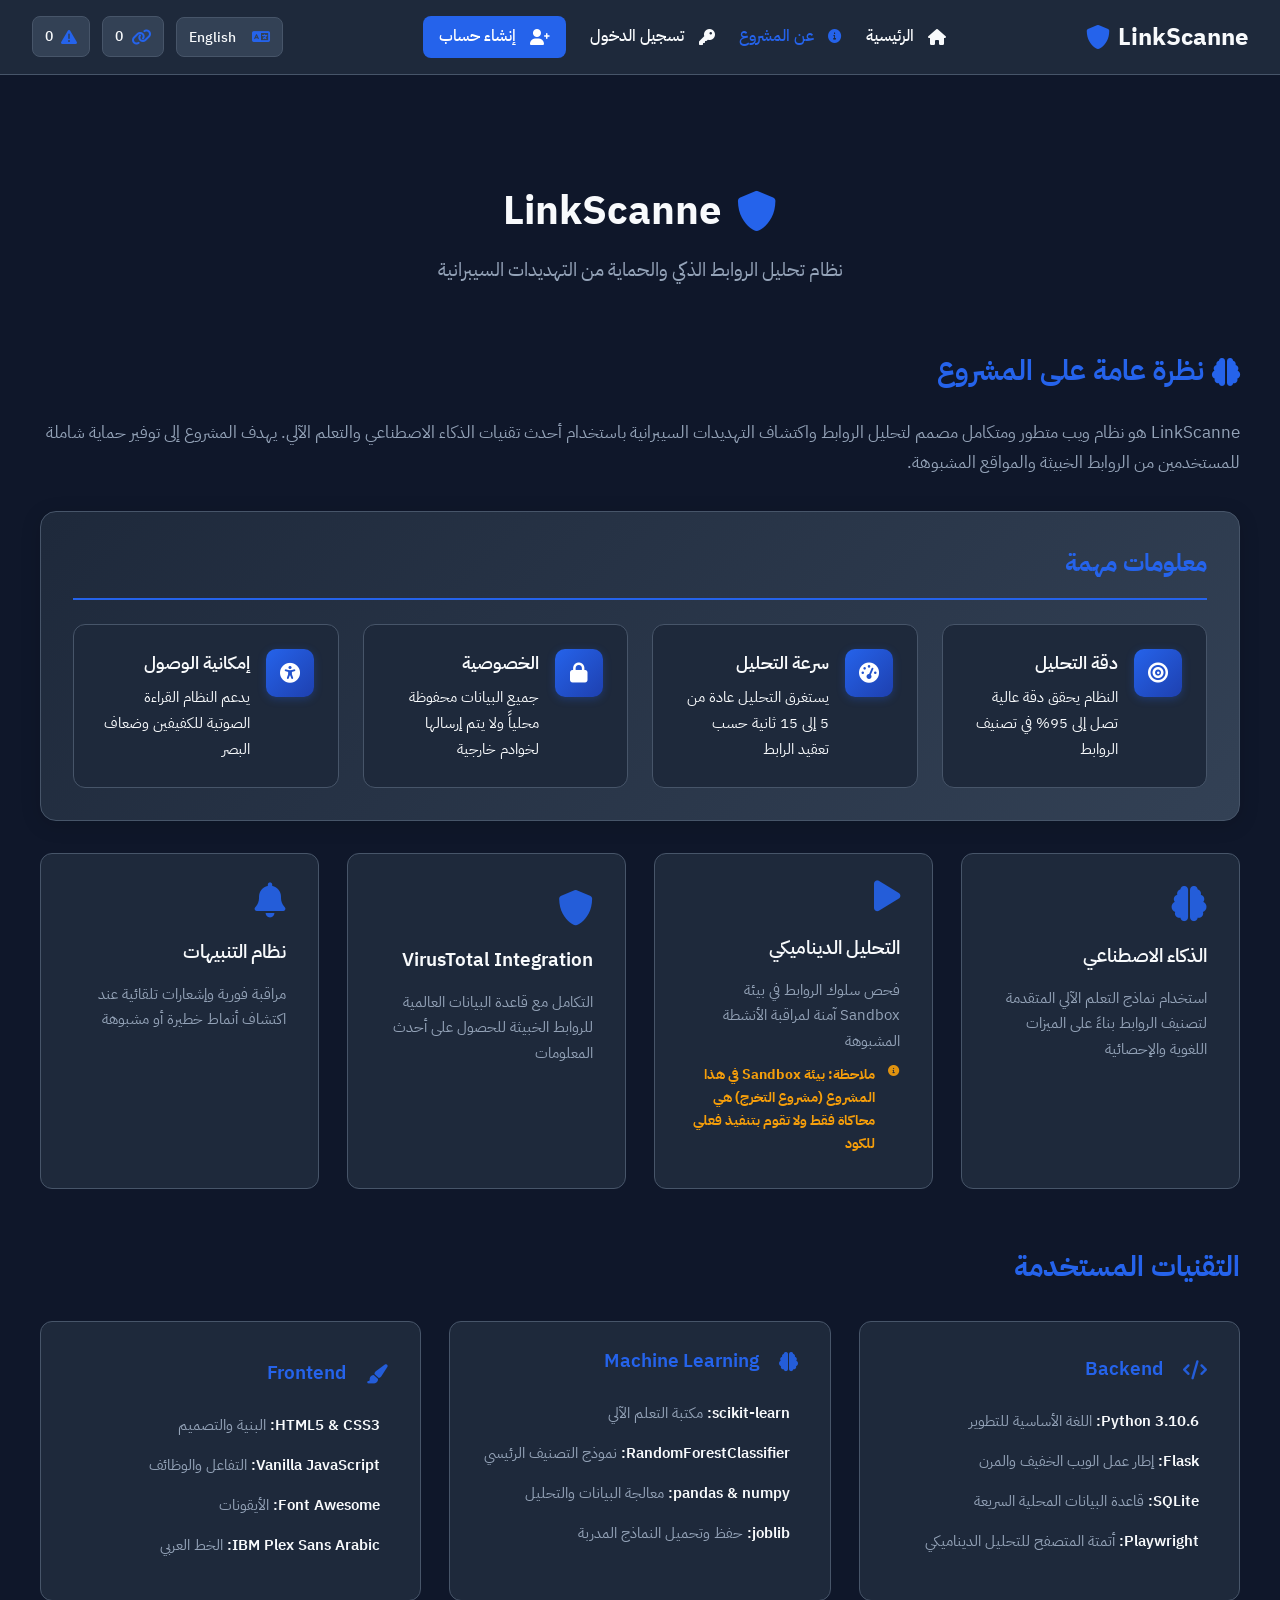
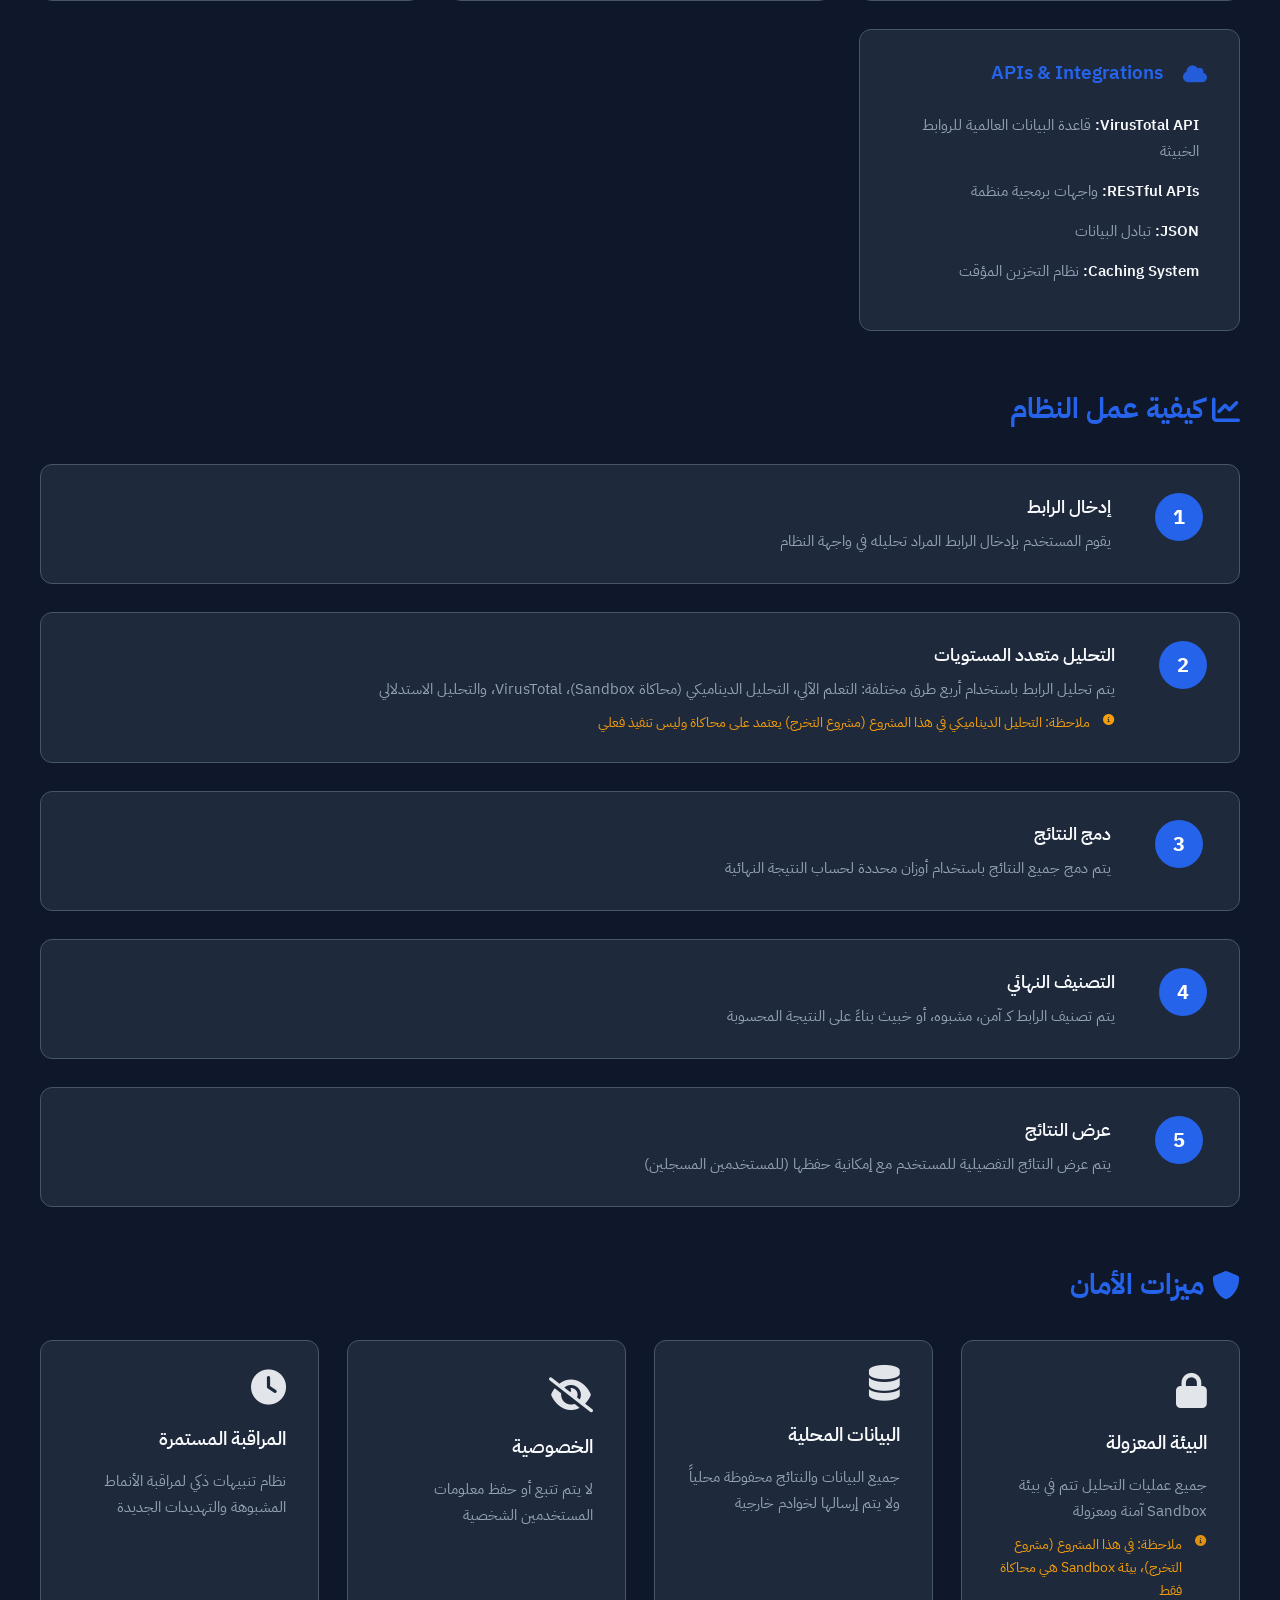
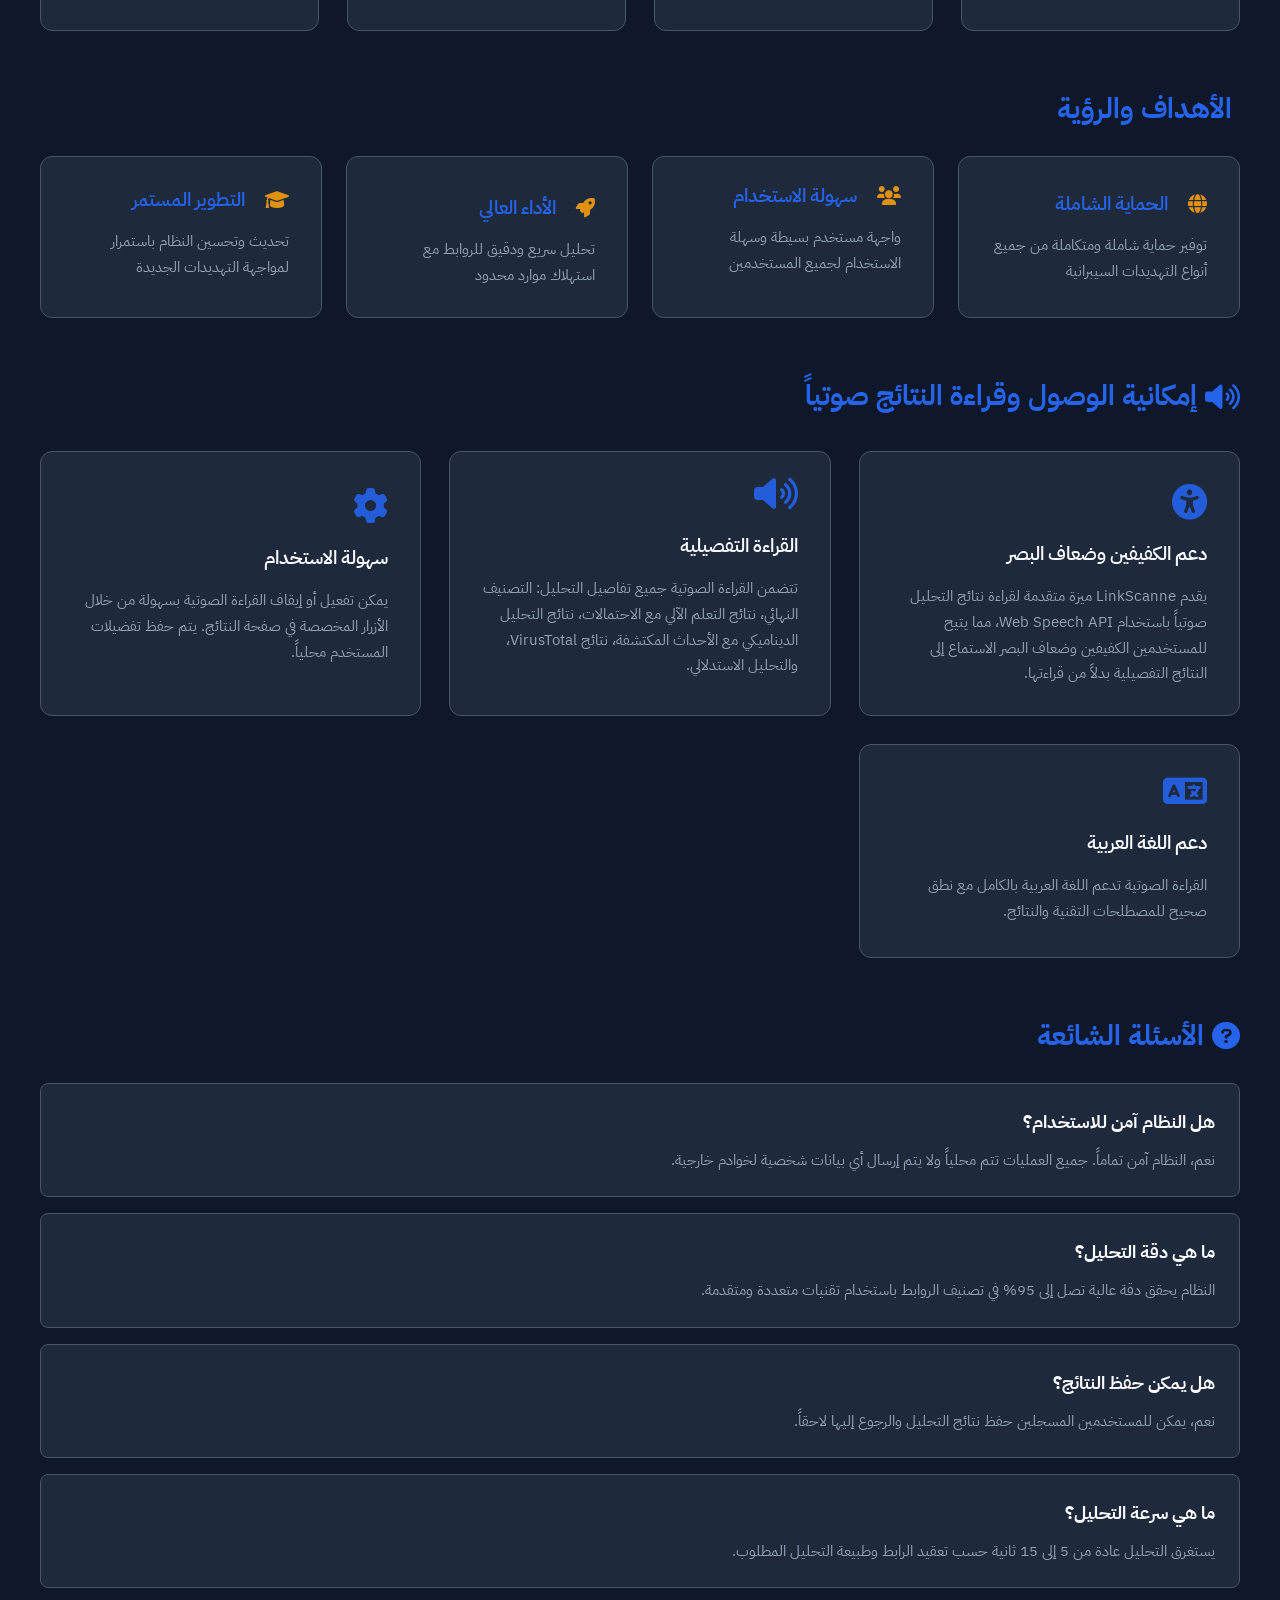
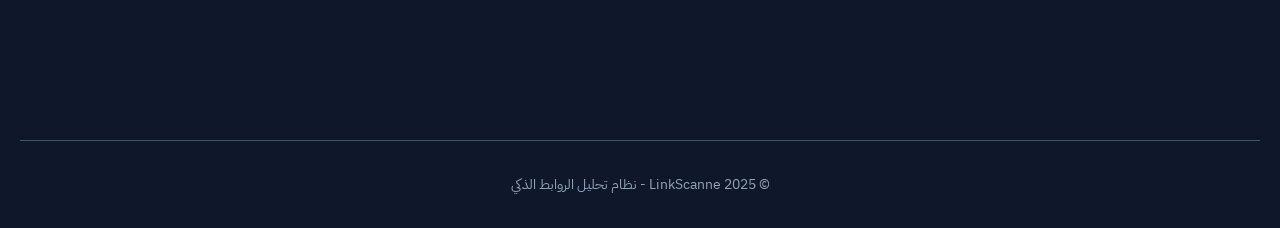
<file: LinkScanne-main/public/about.html>
<!DOCTYPE html>
<html lang="ar" dir="rtl">
<head>
    <meta charset="UTF-8">
    <meta name="viewport" content="width=device-width, initial-scale=1.0">
    <title data-translate="page.title.about">عن المشروع - LinkScanne</title>
    <link rel="stylesheet" href="css/style.css">
    <link rel="stylesheet" href="https://cdnjs.cloudflare.com/ajax/libs/font-awesome/6.0.0/css/all.min.css">
</head>
<body>
    <header class="header">
        <div class="header-content">
            <div class="logo">
                <h1>LinkScanne</h1>
                <i class="fa fa-shield-alt"></i>
            </div>
            <nav class="header-nav">
                <ul class="nav-links">
                    <li><a href="index.html"><i class="fa fa-home"></i> <span data-translate="nav.home">الرئيسية</span></a></li>
                    <li><a href="about.html" class="active"><i class="fa fa-info-circle"></i> <span data-translate="nav.about">عن المشروع</span></a></li>
                    <li><a href="login.html"><i class="fa fa-key"></i> <span data-translate="nav.login">تسجيل الدخول</span></a></li>
                    <li><a href="register.html" class="btn-register"><i class="fa fa-user-plus"></i> <span data-translate="nav.register">إنشاء حساب</span></a></li>
                </ul>
            </nav>
            <div class="header-left">
                <button id="language-toggle" class="language-btn" onclick="toggleLanguage()">
                    <i class="fa fa-language"></i>
                    <span id="language-text">English</span>
                </button>
                <div class="icon-badge">
                    <i class="fa fa-link"></i>
                    <span>0</span>
                </div>
                <div class="icon-badge">
                    <i class="fa fa-exclamation-triangle"></i>
                    <span>0</span>
                </div>
            </div>
        </div>
    </header>

    <div class="container">

        <main class="main-content">
            <div class="about-page">
                <div class="about-hero">
                    <h1><i class="fa fa-shield-alt"></i> LinkScanne</h1>
                    <p class="hero-subtitle" data-translate="about.subtitle">نظام تحليل الروابط الذكي والحماية من التهديدات السيبرانية</p>
                </div>

                <div class="about-section">
                    <h2><i class="fa fa-brain"></i> <span data-translate="about.overview">نظرة عامة على المشروع</span></h2>
                    <p data-translate="about.overview.text">LinkScanne هو نظام ويب متطور ومتكامل مصمم لتحليل الروابط واكتشاف التهديدات السيبرانية باستخدام
                        أحدث تقنيات الذكاء الاصطناعي والتعلم الآلي. يهدف المشروع إلى توفير حماية شاملة للمستخدمين من
                        الروابط الخبيثة والمواقع المشبوهة.</p>
                    
                    <div class="important-info-card">
                        <div class="info-header">
                            <h3 data-translate="about.important">معلومات مهمة</h3>
                        </div>
                        <div class="info-grid">
                            <div class="info-item">
                                <div class="info-icon">
                                    <i class="fa fa-bullseye"></i>
                                </div>
                                <div class="info-content">
                                    <h4 data-translate="about.important.accuracy">دقة التحليل</h4>
                                    <p data-translate="about.important.accuracy.text">النظام يحقق دقة عالية تصل إلى 95% في تصنيف الروابط</p>
                                </div>
                            </div>
                            <div class="info-item">
                                <div class="info-icon">
                                    <i class="fa fa-tachometer-alt"></i>
                                </div>
                                <div class="info-content">
                                    <h4 data-translate="about.important.speed">سرعة التحليل</h4>
                                    <p data-translate="about.important.speed.text">يستغرق التحليل عادة من 5 إلى 15 ثانية حسب تعقيد الرابط</p>
                                </div>
                            </div>
                            <div class="info-item">
                                <div class="info-icon">
                                    <i class="fa fa-lock"></i>
                                </div>
                                <div class="info-content">
                                    <h4 data-translate="about.important.privacy">الخصوصية</h4>
                                    <p data-translate="about.important.privacy.text">جميع البيانات محفوظة محلياً ولا يتم إرسالها لخوادم خارجية</p>
                                </div>
                            </div>
                            <div class="info-item">
                                <div class="info-icon">
                                    <i class="fa fa-universal-access"></i>
                                </div>
                                <div class="info-content">
                                    <h4 data-translate="about.important.accessibility">إمكانية الوصول</h4>
                                    <p data-translate="about.important.accessibility.text">يدعم النظام القراءة الصوتية للكفيفين وضعاف البصر</p>
                                </div>
                            </div>
                        </div>
                    </div>

                    <div class="features-grid">
                        <div class="feature-card">
                            <i class="fa fa-brain"></i>
                            <h3 data-translate="about.features.ai">الذكاء الاصطناعي</h3>
                            <p data-translate="about.features.ai.text">استخدام نماذج التعلم الآلي المتقدمة لتصنيف الروابط بناءً على الميزات اللغوية والإحصائية</p>
                        </div>
                        <div class="feature-card">
                            <i class="fa fa-play"></i>
                            <h3 data-translate="about.features.dynamic">التحليل الديناميكي</h3>
                            <p data-translate="about.features.dynamic.text">فحص سلوك الروابط في بيئة Sandbox آمنة لمراقبة الأنشطة المشبوهة</p>
                            <p style="font-size: 0.85rem; color: var(--warning); margin-top: 0.5rem; display: flex; align-items: flex-start; gap: 0.4rem;">
                                <i class="fa fa-info-circle" style="font-size: 0.8em; color: var(--warning); margin-top: 0.15rem; flex-shrink: 0;"></i>
                                <span><strong data-translate="about.features.dynamic.note">ملاحظة: بيئة Sandbox في هذا المشروع (مشروع التخرج) هي محاكاة فقط ولا تقوم بتنفيذ فعلي للكود</strong></span>
                            </p>
                        </div>
                        <div class="feature-card">
                            <i class="fa fa-shield-alt"></i>
                            <h3 data-translate="about.features.vt">VirusTotal Integration</h3>
                            <p data-translate="about.features.vt.text">التكامل مع قاعدة البيانات العالمية للروابط الخبيثة للحصول على أحدث المعلومات</p>
                        </div>
                        <div class="feature-card">
                            <i class="fa fa-bell"></i>
                            <h3 data-translate="about.features.alerts">نظام التنبيهات</h3>
                            <p data-translate="about.features.alerts.text">مراقبة فورية وإشعارات تلقائية عند اكتشاف أنماط خطيرة أو مشبوهة</p>
                        </div>
                    </div>
                </div>

                <div class="about-section">
                    <h2 data-translate="about.tech">التقنيات المستخدمة</h2>
                    <div class="tech-stack">
                        <div class="tech-category">
                            <h3><i class="fa fa-code"></i> <span data-translate="about.tech.cat.backend">Backend</span></h3>
                            <ul>
                                <li data-translate-html="about.tech.back.1"></li>
                                <li data-translate-html="about.tech.back.2"></li>
                                <li data-translate-html="about.tech.back.3"></li>
                                <li data-translate-html="about.tech.back.4"></li>
                            </ul>
                        </div>
                        <div class="tech-category">
                            <h3><i class="fa fa-brain"></i> <span data-translate="about.tech.cat.ml">Machine Learning</span></h3>
                            <ul>
                                <li data-translate-html="about.tech.ml.1"></li>
                                <li data-translate-html="about.tech.ml.2"></li>
                                <li data-translate-html="about.tech.ml.3"></li>
                                <li data-translate-html="about.tech.ml.4"></li>
                            </ul>
                        </div>
                        <div class="tech-category">
                            <h3><i class="fa fa-paint-brush"></i> <span data-translate="about.tech.cat.frontend">Frontend</span></h3>
                            <ul>
                                <li data-translate-html="about.tech.fe.1"></li>
                                <li data-translate-html="about.tech.fe.2"></li>
                                <li data-translate-html="about.tech.fe.3"></li>
                                <li data-translate-html="about.tech.fe.4"></li>
                            </ul>
                        </div>
                        <div class="tech-category">
                            <h3><i class="fa fa-cloud"></i> <span data-translate="about.tech.cat.api">APIs & Integrations</span></h3>
                            <ul>
                                <li data-translate-html="about.tech.api.1"></li>
                                <li data-translate-html="about.tech.api.2"></li>
                                <li data-translate-html="about.tech.api.3"></li>
                                <li data-translate-html="about.tech.api.4"></li>
                            </ul>
                        </div>
                    </div>
                </div>

                <div class="about-section">
                    <h2><i class="fa fa-chart-line"></i> <span data-translate="about.workflow">كيفية عمل النظام</span></h2>
                    <div class="workflow">
                        <div class="workflow-step">
                            <div class="step-number">1</div>
                            <div class="step-content">
                                <h3 data-translate="about.workflow.step1">إدخال الرابط</h3>
                                <p data-translate="about.workflow.step1.text">يقوم المستخدم بإدخال الرابط المراد تحليله في واجهة النظام</p>
                            </div>
                        </div>
                        <div class="workflow-step">
                            <div class="step-number">2</div>
                            <div class="step-content">
                                <h3 data-translate="about.workflow.step2">التحليل متعدد المستويات</h3>
                                <p data-translate="about.workflow.step2.text">يتم تحليل الرابط باستخدام أربع طرق مختلفة: التعلم الآلي، التحليل الديناميكي (محاكاة Sandbox)،
                                    VirusTotal، والتحليل الاستدلالي</p>
                                <p style="font-size: 0.85rem; color: var(--warning); margin-top: 0.5rem; display: flex; align-items: flex-start; gap: 0.4rem;">
                                    <i class="fa fa-info-circle" style="font-size: 0.8em; color: var(--warning); margin-top: 0.15rem; flex-shrink: 0;"></i>
                                    <span data-translate="about.workflow.step2.note">ملاحظة: التحليل الديناميكي في هذا المشروع (مشروع التخرج) يعتمد على محاكاة وليس تنفيذ فعلي</span>
                                </p>
                            </div>
                        </div>
                        <div class="workflow-step">
                            <div class="step-number">3</div>
                            <div class="step-content">
                                <h3 data-translate="about.workflow.step3">دمج النتائج</h3>
                                <p data-translate="about.workflow.step3.text">يتم دمج جميع النتائج باستخدام أوزان محددة لحساب النتيجة النهائية</p>
                            </div>
                        </div>
                        <div class="workflow-step">
                            <div class="step-number">4</div>
                            <div class="step-content">
                                <h3 data-translate="about.workflow.step4">التصنيف النهائي</h3>
                                <p data-translate="about.workflow.step4.text">يتم تصنيف الرابط كـ آمن، مشبوه، أو خبيث بناءً على النتيجة المحسوبة</p>
                            </div>
                        </div>
                        <div class="workflow-step">
                            <div class="step-number">5</div>
                            <div class="step-content">
                                <h3 data-translate="about.workflow.step5">عرض النتائج</h3>
                                <p data-translate="about.workflow.step5.text">يتم عرض النتائج التفصيلية للمستخدم مع إمكانية حفظها (للمستخدمين المسجلين)</p>
                            </div>
                        </div>
                    </div>
                </div>

                <div class="about-section">
                    <h2><i class="fa fa-shield-alt"></i> <span data-translate="about.security">ميزات الأمان</span></h2>
                    <div class="security-features">
                        <div class="security-item">
                            <i class="fa fa-lock"></i>
                            <h3 data-translate="about.security.isolated">البيئة المعزولة</h3>
                            <p data-translate="about.security.isolated.text">جميع عمليات التحليل تتم في بيئة Sandbox آمنة ومعزولة</p>
                            <p style="font-size: 0.85rem; color: var(--warning); margin-top: 0.5rem; display: flex; align-items: flex-start; gap: 0.4rem;">
                                <i class="fa fa-info-circle" style="font-size: 0.8em; color: var(--warning); margin-top: 0.15rem; flex-shrink: 0;"></i>
                                <span data-translate="about.security.isolated.note">ملاحظة: في هذا المشروع (مشروع التخرج)، بيئة Sandbox هي محاكاة فقط</span>
                            </p>
                        </div>
                        <div class="security-item">
                            <i class="fa fa-database"></i>
                            <h3 data-translate="about.security.local">البيانات المحلية</h3>
                            <p data-translate="about.security.local.text">جميع البيانات والنتائج محفوظة محلياً ولا يتم إرسالها لخوادم خارجية</p>
                        </div>
                        <div class="security-item">
                            <i class="fa fa-eye-slash"></i>
                            <h3 data-translate="about.security.privacy">الخصوصية</h3>
                            <p data-translate="about.security.privacy.text">لا يتم تتبع أو حفظ معلومات المستخدمين الشخصية</p>
                        </div>
                        <div class="security-item">
                            <i class="fa fa-clock"></i>
                            <h3 data-translate="about.security.monitoring">المراقبة المستمرة</h3>
                            <p data-translate="about.security.monitoring.text">نظام تنبيهات ذكي لمراقبة الأنماط المشبوهة والتهديدات الجديدة</p>
                        </div>
                    </div>
                </div>

                <div class="about-section">
                    <h2><i class="fa fa-target"></i> <span data-translate="about.goals">الأهداف والرؤية</span></h2>
                    <div class="goals">
                        <div class="goal-item">
                            <h3><i class="fa fa-globe"></i> <span data-translate="about.goals.protection">الحماية الشاملة</span></h3>
                            <p data-translate="about.goals.protection.text">توفير حماية شاملة ومتكاملة من جميع أنواع التهديدات السيبرانية</p>
                        </div>
                        <div class="goal-item">
                            <h3><i class="fa fa-users"></i> <span data-translate="about.goals.usability">سهولة الاستخدام</span></h3>
                            <p data-translate="about.goals.usability.text">واجهة مستخدم بسيطة وسهلة الاستخدام لجميع المستخدمين</p>
                        </div>
                        <div class="goal-item">
                            <h3><i class="fa fa-rocket"></i> <span data-translate="about.goals.performance">الأداء العالي</span></h3>
                            <p data-translate="about.goals.performance.text">تحليل سريع ودقيق للروابط مع استهلاك موارد محدود</p>
                        </div>
                        <div class="goal-item">
                            <h3><i class="fa fa-graduation-cap"></i> <span data-translate="about.goals.development">التطوير المستمر</span></h3>
                            <p data-translate="about.goals.development.text">تحديث وتحسين النظام باستمرار لمواجهة التهديدات الجديدة</p>
                        </div>
                    </div>
                </div>

                <div class="about-section">
                    <h2><i class="fa fa-volume-up"></i> <span data-translate="about.accessibility">إمكانية الوصول وقراءة النتائج صوتياً</span></h2>
                    <div class="accessibility-section">
                        <div class="accessibility-feature">
                            <i class="fa fa-universal-access"></i>
                            <h3 data-translate="about.accessibility.vision">دعم الكفيفين وضعاف البصر</h3>
                            <p data-translate="about.accessibility.vision.text">يقدم LinkScanne ميزة متقدمة لقراءة نتائج التحليل صوتياً باستخدام Web Speech API، مما يتيح للمستخدمين الكفيفين وضعاف البصر الاستماع إلى النتائج التفصيلية بدلاً من قراءتها.</p>
                        </div>
                        <div class="accessibility-feature">
                            <i class="fa fa-volume-up"></i>
                            <h3 data-translate="about.accessibility.detailed">القراءة التفصيلية</h3>
                            <p data-translate="about.accessibility.detailed.text">تتضمن القراءة الصوتية جميع تفاصيل التحليل: التصنيف النهائي، نتائج التعلم الآلي مع الاحتمالات، نتائج التحليل الديناميكي مع الأحداث المكتشفة، نتائج VirusTotal، والتحليل الاستدلالي.</p>
                        </div>
                        <div class="accessibility-feature">
                            <i class="fa fa-cog"></i>
                            <h3 data-translate="about.accessibility.easy">سهولة الاستخدام</h3>
                            <p data-translate="about.accessibility.easy.text">يمكن تفعيل أو إيقاف القراءة الصوتية بسهولة من خلال الأزرار المخصصة في صفحة النتائج. يتم حفظ تفضيلات المستخدم محلياً.</p>
                        </div>
                        <div class="accessibility-feature">
                            <i class="fa fa-language"></i>
                            <h3 data-translate="about.accessibility.arabic">دعم اللغة العربية</h3>
                            <p data-translate="about.accessibility.arabic.text">القراءة الصوتية تدعم اللغة العربية بالكامل مع نطق صحيح للمصطلحات التقنية والنتائج.</p>
                        </div>
                    </div>
                </div>

                <div class="about-section">
                    <h2><i class="fa fa-question-circle"></i> <span data-translate="about.faq">الأسئلة الشائعة</span></h2>
                    <div class="faq">
                        <div class="faq-item">
                            <h3 data-translate="about.faq.safe">هل النظام آمن للاستخدام؟</h3>
                            <p data-translate="about.faq.safe.text">نعم، النظام آمن تماماً. جميع العمليات تتم محلياً ولا يتم إرسال أي بيانات شخصية لخوادم
                                خارجية.</p>
                        </div>
                        <div class="faq-item">
                            <h3 data-translate="about.faq.accuracy">ما هي دقة التحليل؟</h3>
                            <p data-translate="about.faq.accuracy.text">النظام يحقق دقة عالية تصل إلى 95% في تصنيف الروابط باستخدام تقنيات متعددة ومتقدمة.</p>
                        </div>
                        <div class="faq-item">
                            <h3 data-translate="about.faq.save">هل يمكن حفظ النتائج؟</h3>
                            <p data-translate="about.faq.save.text">نعم، يمكن للمستخدمين المسجلين حفظ نتائج التحليل والرجوع إليها لاحقاً.</p>
                        </div>
                        <div class="faq-item">
                            <h3 data-translate="about.faq.speed">ما هي سرعة التحليل؟</h3>
                            <p data-translate="about.faq.speed.text">يستغرق التحليل عادة من 5 إلى 15 ثانية حسب تعقيد الرابط وطبيعة التحليل المطلوب.</p>
                        </div>
                    </div>
                </div>
            </div>
        </main>

        <footer class="footer">
            <p data-translate="footer.text">&copy; 2025 LinkScanne - نظام تحليل الروابط الذكي</p>
        </footer>
    </div>
    <script src="js/config.js"></script>
    <script>
    // تطبيق الاتجاه فوراً حسب اللغة المحفوظة
    (function() {
        var savedLang = localStorage.getItem('linkScanne_language');
        // إذا لم تكن هناك لغة محفوظة، استخدم العربية كافتراضية
        if (!savedLang || (savedLang !== 'ar' && savedLang !== 'en')) {
            savedLang = 'ar';
            localStorage.setItem('linkScanne_language', 'ar');
        }
        // تطبيق الاتجاه حسب اللغة
        var dir = savedLang === 'ar' ? 'rtl' : 'ltr';
        document.documentElement.setAttribute('dir', dir);
        document.documentElement.setAttribute('lang', savedLang);
        if (document.body) {
            document.body.setAttribute('dir', dir);
            document.body.setAttribute('lang', savedLang);
        }
        // تطبيق CSS للاتجاه أيضاً
        document.documentElement.style.direction = dir;
        if (document.body) {
            document.body.style.direction = dir;
        }
    })();
    </script>
    <script src="js/translations.js"></script>
    <script>
    function toggleLanguage() {
        var current = currentLang();
        var newLang = current === 'ar' ? 'en' : 'ar';
        
        // تغيير اللغة - هذا سيحفظها في localStorage ويطبقها
        if (typeof setLanguage === 'function') {
            setLanguage(newLang);
        } else {
            // Fallback إذا لم تكن الدالة متاحة
            currentLang = newLang;
            localStorage.setItem('linkScanne_language', newLang);
            if (typeof applyLanguage === 'function') {
                applyLanguage();
            }
        }
        
        // تحديث زر اللغة فوراً
        updateLanguageButton();
        
        // إعادة تطبيق الترجمة بشكل كامل
        setTimeout(function() {
            if (typeof applyLanguage === 'function') {
                applyLanguage();
            }
            updateLanguageButton();
        }, 100);
    }
    
    function updateLanguageButton() {
        var btn = document.getElementById('language-text');
        if (btn) {
            btn.textContent = translate('nav.language');
        }
    }
    
    document.addEventListener('DOMContentLoaded', function() {
        applyLanguage();
        updateLanguageButton();
    });
    
    (function(){
        var u = localStorage.getItem('currentUser');
        var auth = document.getElementById('auth-buttons');
        var menu = document.getElementById('user-menu');
        var saved = document.getElementById('saved-link');
        var nameEl = document.getElementById('user-name');
        if (u) {
            try {
                var user = JSON.parse(u);
                if (auth) auth.style.display = 'none';
                if (menu) menu.style.display = 'flex';
                if (saved) saved.style.display = 'block';
                if (nameEl) nameEl.textContent = user.name || user.email;
            } catch(e) {}
        }
        window.logout = function() {
            localStorage.removeItem('currentUser');
            window.location.href = 'index.html';
        };
    })();
    </script>
</body>
</html>
</file>
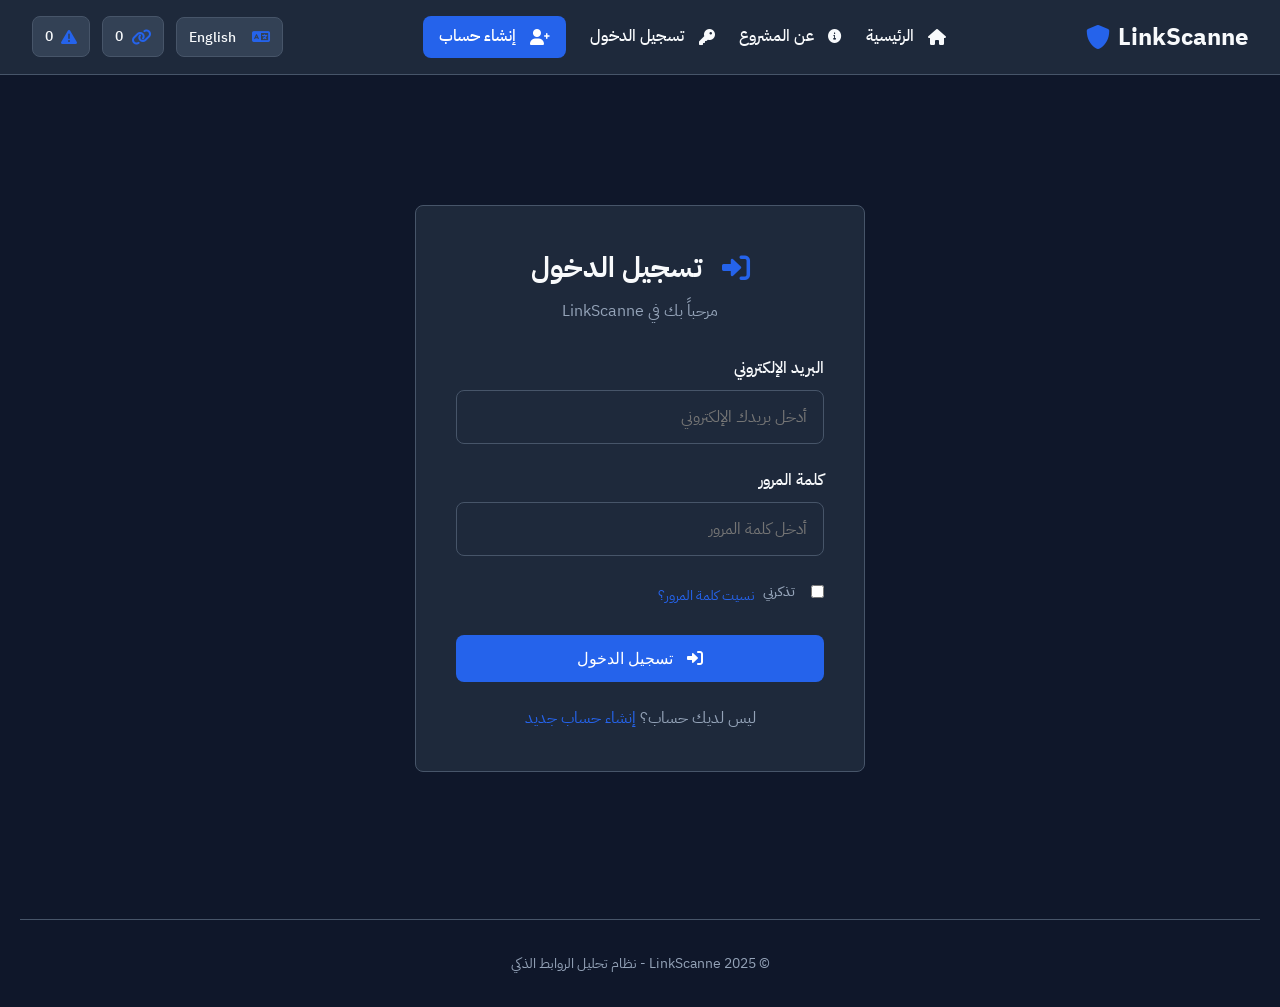
<file: LinkScanne-main/public/login.html>
<!DOCTYPE html>
<html lang="ar" dir="rtl">
<head>
    <meta charset="UTF-8">
    <meta name="viewport" content="width=device-width, initial-scale=1.0">
    <title data-translate="page.title.login">تسجيل الدخول - LinkScanne</title>
    <link rel="stylesheet" href="css/style.css">
    <link rel="stylesheet" href="https://cdnjs.cloudflare.com/ajax/libs/font-awesome/6.0.0/css/all.min.css">
</head>
<body>
    <header class="header">
        <div class="header-content">
            <div class="logo">
                <h1>LinkScanne</h1>
                <i class="fa fa-shield-alt"></i>
            </div>
            <nav class="header-nav">
                <ul class="nav-links">
                    <li><a href="index.html"><i class="fa fa-home"></i> <span data-translate="nav.home">الرئيسية</span></a></li>
                    <li><a href="about.html"><i class="fa fa-info-circle"></i> <span data-translate="nav.about">عن المشروع</span></a></li>
                    <li><a href="login.html"><i class="fa fa-key"></i> <span data-translate="nav.login">تسجيل الدخول</span></a></li>
                    <li><a href="register.html" class="btn-register"><i class="fa fa-user-plus"></i> <span data-translate="nav.register">إنشاء حساب</span></a></li>
                </ul>
            </nav>
            <div class="header-left">
                <button id="language-toggle" class="language-btn" onclick="toggleLanguage()">
                    <i class="fa fa-language"></i>
                    <span id="language-text">English</span>
                </button>
                <div class="icon-badge">
                    <i class="fa fa-link"></i>
                    <span>0</span>
                </div>
                <div class="icon-badge">
                    <i class="fa fa-exclamation-triangle"></i>
                    <span>0</span>
                </div>
            </div>
        </div>
    </header>

    <div class="container">
        <main class="main-content">
            <div class="auth-page">
                <div class="auth-container">
                    <div class="auth-card">
                        <div class="auth-header">
                            <h2><i class="fa fa-sign-in-alt"></i> <span data-translate="auth.login.title">تسجيل الدخول</span></h2>
                            <p data-translate="auth.login.welcome">مرحباً بك في LinkScanne</p>
                        </div>
                        <form class="auth-form" id="login-form">
                            <div class="form-group">
                                <label for="email" data-translate="auth.login.email_label">البريد الإلكتروني</label>
                                <input type="email" id="email" name="email" data-translate="auth.login.placeholder_email" placeholder="أدخل بريدك الإلكتروني" required>
                            </div>
                            <div class="form-group">
                                <label for="password" data-translate="auth.login.password_label">كلمة المرور</label>
                                <input type="password" id="password" name="password" data-translate="auth.login.placeholder_password" placeholder="أدخل كلمة المرور" required>
                            </div>
                            <div class="form-options">
                                <label class="checkbox-label"><input type="checkbox" id="remember"><span class="checkmark"></span><span data-translate="auth.login.remember">تذكرني</span></label>
                                <a href="#" class="forgot-link" data-translate="auth.login.forgot">نسيت كلمة المرور؟</a>
                            </div>
                            <button type="submit" class="btn btn-primary btn-full" data-translate="auth.login.submit"><i class="fa fa-sign-in-alt"></i> تسجيل الدخول</button>
                        </form>
                        <div class="auth-footer">
                            <p><span data-translate="auth.login.no_account">ليس لديك حساب؟</span> <a href="register.html"><span data-translate="auth.login.register">إنشاء حساب جديد</span></a></p>
                        </div>
                    </div>
                </div>
            </div>
        </main>
        <footer class="footer">
            <p data-translate="footer.text">&copy; 2025 LinkScanne - نظام تحليل الروابط الذكي</p>
        </footer>
    </div>
    <script src="js/config.js"></script>
    <script>
    // تطبيق الاتجاه فوراً حسب اللغة المحفوظة
    (function() {
        var savedLang = localStorage.getItem('linkScanne_language');
        // إذا لم تكن هناك لغة محفوظة، استخدم العربية كافتراضية
        if (!savedLang || (savedLang !== 'ar' && savedLang !== 'en')) {
            savedLang = 'ar';
            localStorage.setItem('linkScanne_language', 'ar');
        }
        // تطبيق الاتجاه حسب اللغة
        var dir = savedLang === 'ar' ? 'rtl' : 'ltr';
        document.documentElement.setAttribute('dir', dir);
        document.documentElement.setAttribute('lang', savedLang);
        if (document.body) {
            document.body.setAttribute('dir', dir);
            document.body.setAttribute('lang', savedLang);
        }
        // تطبيق CSS للاتجاه أيضاً
        document.documentElement.style.direction = dir;
        if (document.body) {
            document.body.style.direction = dir;
        }
    })();
    </script>
    <script src="js/translations.js"></script>
    <script src="js/notify.js"></script>
    <script>
    function toggleLanguage() {
        var current = currentLang();
        var newLang = current === 'ar' ? 'en' : 'ar';
        
        // تغيير اللغة - هذا سيحفظها في localStorage ويطبقها
        if (typeof setLanguage === 'function') {
            setLanguage(newLang);
        } else {
            // Fallback إذا لم تكن الدالة متاحة
            currentLang = newLang;
            localStorage.setItem('linkScanne_language', newLang);
            if (typeof applyLanguage === 'function') {
                applyLanguage();
            }
        }
        
        // تحديث زر اللغة فوراً
        updateLanguageButton();
        
        // إعادة تطبيق الترجمة بشكل كامل
        setTimeout(function() {
            if (typeof applyLanguage === 'function') {
                applyLanguage();
            }
            updateLanguageButton();
        }, 100);
    }
    
    function updateLanguageButton() {
        var btn = document.getElementById('language-text');
        if (btn) {
            btn.textContent = translate('nav.language');
        }
    }
    
    document.addEventListener('DOMContentLoaded', function() {
        applyLanguage();
        updateLanguageButton();
    });
    </script>
    <script>
    document.getElementById('login-form').addEventListener('submit', function (e) {
        e.preventDefault();
        var form = this;
        if (form.dataset.authBusy === '1') {
            return;
        }
        form.dataset.authBusy = '1';
        var email = document.getElementById('email').value;
        var password = document.getElementById('password').value;
        var submitBtn = form.querySelector('button[type="submit"]');
        var txt = submitBtn.innerHTML;
        submitBtn.disabled = true;
        submitBtn.innerHTML = '<i class="fa fa-spinner fa-spin"></i> ' + (typeof translate === 'function' ? translate('auth.login.loading') : '');
        var API = (typeof API_BASE !== 'undefined') ? API_BASE : 'http://127.0.0.1:5000';
        fetch(API + '/api/auth/login', { 
            method: 'POST', 
            headers: { 'Content-Type': 'application/json' }, 
            credentials: 'include',
            body: JSON.stringify({ email: email, password: password }) 
        })
        .then(function(r) { return r.json(); })
        .then(function(result) {
            if (result.user) {
                try {
                    localStorage.setItem('currentUser', JSON.stringify(result.user));
                    sessionStorage.setItem('linkScanne_justLoggedIn', '1');
                } catch (err) {}
                if (typeof LinkNotify !== 'undefined') {
                    LinkNotify.show(typeof translate === 'function' ? translate('auth.notify.login_ok') : 'OK', 'success', 2200);
                }
                setTimeout(function () {
                    window.location.replace('profile.html');
                }, 650);
            } else {
                if (typeof LinkNotify !== 'undefined') {
                    LinkNotify.show(result.error || (typeof translate === 'function' ? translate('auth.notify.login_fail') : ''), 'error', 5200);
                }
            }
        })
        .catch(function() {
            if (typeof LinkNotify !== 'undefined') {
                LinkNotify.show(typeof translate === 'function' ? translate('auth.notify.server_error') : '', 'error', 5200);
            }
        })
        .finally(function() {
            form.dataset.authBusy = '0';
            submitBtn.disabled = false;
            submitBtn.innerHTML = txt;
        });
    });
    </script>
</body>
</html>
</file>
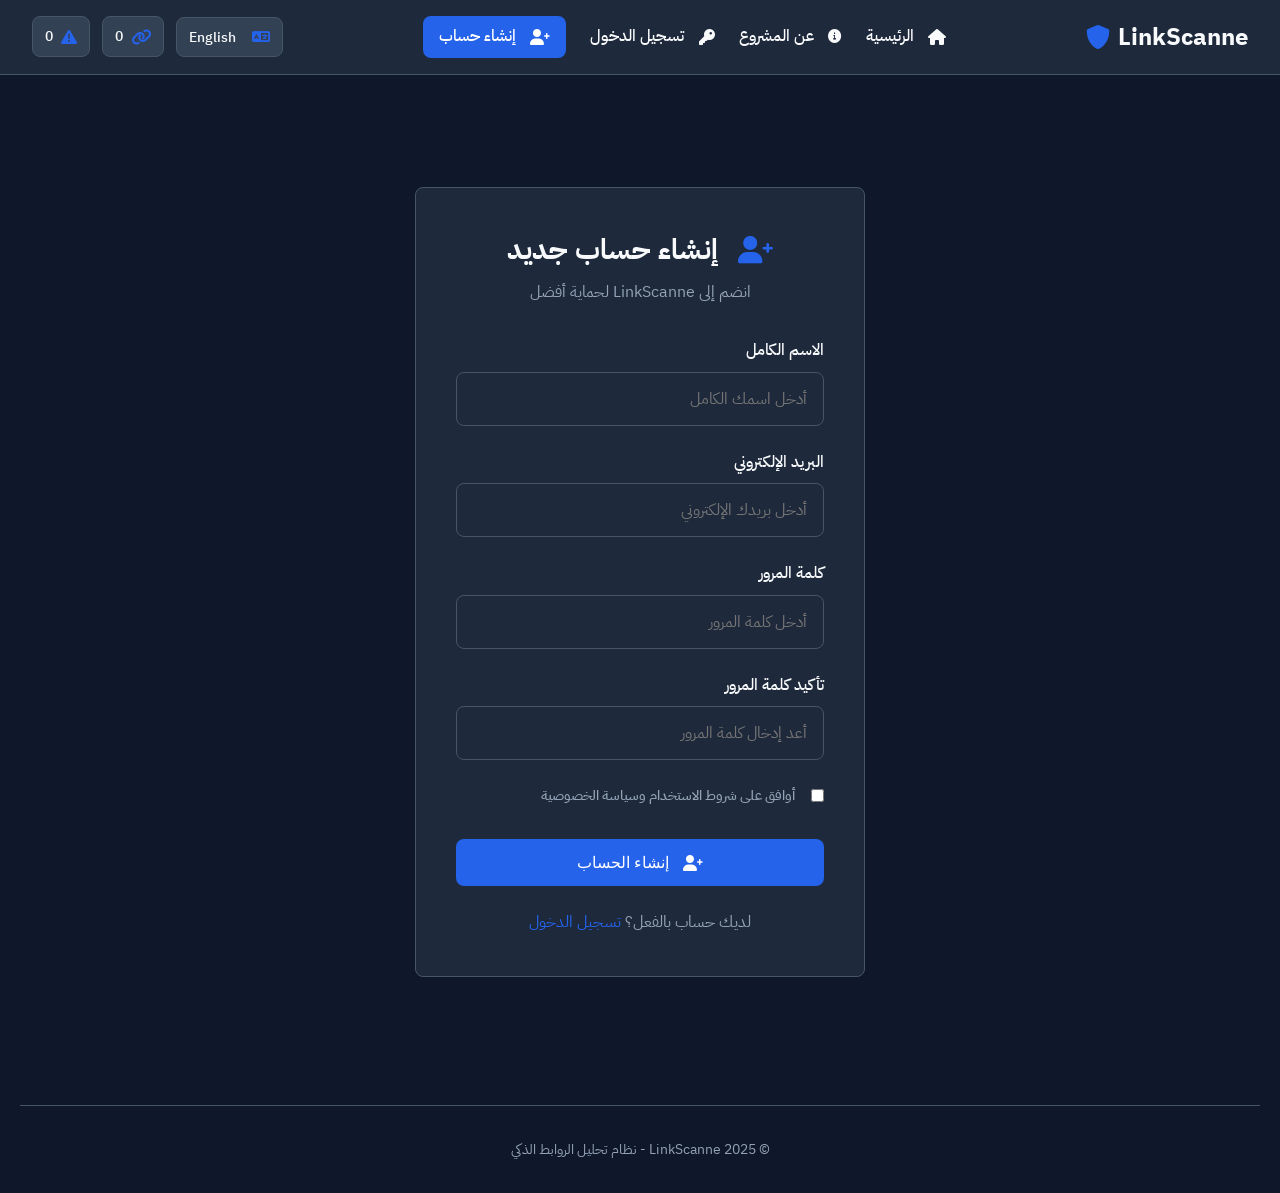
<file: LinkScanne-main/public/register.html>
<!DOCTYPE html>
<html lang="ar" dir="rtl">
<head>
    <meta charset="UTF-8">
    <meta name="viewport" content="width=device-width, initial-scale=1.0">
    <title data-translate="page.title.register">إنشاء حساب - LinkScanne</title>
    <link rel="stylesheet" href="css/style.css">
    <link rel="stylesheet" href="https://cdnjs.cloudflare.com/ajax/libs/font-awesome/6.0.0/css/all.min.css">
</head>
<body>
    <header class="header">
        <div class="header-content">
            <div class="logo">
                <h1>LinkScanne</h1>
                <i class="fa fa-shield-alt"></i>
            </div>
            <nav class="header-nav">
                <ul class="nav-links">
                    <li><a href="index.html"><i class="fa fa-home"></i> <span data-translate="nav.home">الرئيسية</span></a></li>
                    <li><a href="about.html"><i class="fa fa-info-circle"></i> <span data-translate="nav.about">عن المشروع</span></a></li>
                    <li><a href="login.html"><i class="fa fa-key"></i> <span data-translate="nav.login">تسجيل الدخول</span></a></li>
                    <li><a href="register.html" class="btn-register"><i class="fa fa-user-plus"></i> <span data-translate="nav.register">إنشاء حساب</span></a></li>
                </ul>
            </nav>
            <div class="header-left">
                <button id="language-toggle" class="language-btn" onclick="toggleLanguage()">
                    <i class="fa fa-language"></i>
                    <span id="language-text">English</span>
                </button>
                <div class="icon-badge">
                    <i class="fa fa-link"></i>
                    <span>0</span>
                </div>
                <div class="icon-badge">
                    <i class="fa fa-exclamation-triangle"></i>
                    <span>0</span>
                </div>
            </div>
        </div>
    </header>

    <div class="container">
        <main class="main-content">
            <div class="auth-page">
                <div class="auth-container">
                    <div class="auth-card">
                        <div class="auth-header">
                            <h2><i class="fa fa-user-plus"></i> <span data-translate="auth.register.title">إنشاء حساب جديد</span></h2>
                            <p data-translate="auth.register.subtitle">انضم إلى LinkScanne لحماية أفضل</p>
                        </div>
                        <form class="auth-form" id="register-form">
                            <div class="form-group">
                                <label for="name" data-translate="auth.register.name">الاسم الكامل</label>
                                <input type="text" id="name" name="name" data-translate="auth.register.placeholder_name" placeholder="أدخل اسمك الكامل" required>
                            </div>
                            <div class="form-group">
                                <label for="email" data-translate="auth.register.email">البريد الإلكتروني</label>
                                <input type="email" id="email" name="email" data-translate="auth.register.placeholder_email" placeholder="أدخل بريدك الإلكتروني" required>
                            </div>
                            <div class="form-group">
                                <label for="password" data-translate="auth.register.password">كلمة المرور</label>
                                <input type="password" id="password" name="password" data-translate="auth.register.placeholder_password" placeholder="أدخل كلمة المرور" required minlength="6">
                            </div>
                            <div class="form-group">
                                <label for="confirm-password" data-translate="auth.register.confirm">تأكيد كلمة المرور</label>
                                <input type="password" id="confirm-password" name="confirm-password" data-translate="auth.register.placeholder_confirm" placeholder="أعد إدخال كلمة المرور" required>
                            </div>
                            <div class="form-options">
                                <label class="checkbox-label">
                                    <input type="checkbox" id="terms" required>
                                    <span class="checkmark"></span>
                                    <span data-translate="auth.register.terms">أوافق على شروط الاستخدام وسياسة الخصوصية</span>
                                </label>
                            </div>
                            <button type="submit" class="btn btn-primary btn-full" data-translate="auth.register.submit"><i class="fa fa-user-plus"></i> إنشاء الحساب</button>
                        </form>
                        <div class="auth-footer">
                            <p><span data-translate="auth.register.have_account">لديك حساب بالفعل؟</span> <a href="login.html"><span data-translate="auth.register.login">تسجيل الدخول</span></a></p>
                        </div>
                    </div>
                </div>
            </div>
        </main>
        <footer class="footer">
            <p data-translate="footer.text">&copy; 2025 LinkScanne - نظام تحليل الروابط الذكي</p>
        </footer>
    </div>
    <script src="js/config.js"></script>
    <script>
    // تطبيق الاتجاه فوراً حسب اللغة المحفوظة
    (function() {
        var savedLang = localStorage.getItem('linkScanne_language');
        // إذا لم تكن هناك لغة محفوظة، استخدم العربية كافتراضية
        if (!savedLang || (savedLang !== 'ar' && savedLang !== 'en')) {
            savedLang = 'ar';
            localStorage.setItem('linkScanne_language', 'ar');
        }
        // تطبيق الاتجاه حسب اللغة
        var dir = savedLang === 'ar' ? 'rtl' : 'ltr';
        document.documentElement.setAttribute('dir', dir);
        document.documentElement.setAttribute('lang', savedLang);
        if (document.body) {
            document.body.setAttribute('dir', dir);
            document.body.setAttribute('lang', savedLang);
        }
        // تطبيق CSS للاتجاه أيضاً
        document.documentElement.style.direction = dir;
        if (document.body) {
            document.body.style.direction = dir;
        }
    })();
    </script>
    <script src="js/translations.js"></script>
    <script src="js/notify.js"></script>
    <script>
    function toggleLanguage() {
        var current = currentLang();
        var newLang = current === 'ar' ? 'en' : 'ar';
        
        // تغيير اللغة - هذا سيحفظها في localStorage ويطبقها
        if (typeof setLanguage === 'function') {
            setLanguage(newLang);
        } else {
            // Fallback إذا لم تكن الدالة متاحة
            currentLang = newLang;
            localStorage.setItem('linkScanne_language', newLang);
            if (typeof applyLanguage === 'function') {
                applyLanguage();
            }
        }
        
        // تحديث زر اللغة فوراً
        updateLanguageButton();
        
        // إعادة تطبيق الترجمة بشكل كامل
        setTimeout(function() {
            if (typeof applyLanguage === 'function') {
                applyLanguage();
            }
            updateLanguageButton();
        }, 100);
    }
    
    function updateLanguageButton() {
        var btn = document.getElementById('language-text');
        if (btn) {
            btn.textContent = translate('nav.language');
        }
    }
    
    document.addEventListener('DOMContentLoaded', function() {
        applyLanguage();
        updateLanguageButton();
    });
    </script>
    <script>
    document.getElementById('register-form').addEventListener('submit', function (e) {
        e.preventDefault();
        var form = this;
        if (form.dataset.authBusy === '1') {
            return;
        }
        var name = document.getElementById('name').value;
        var email = document.getElementById('email').value;
        var password = document.getElementById('password').value;
        var confirmPassword = document.getElementById('confirm-password').value;
        if (password !== confirmPassword) {
            if (typeof LinkNotify !== 'undefined') {
                LinkNotify.show(typeof translate === 'function' ? translate('auth.notify.password_mismatch') : '', 'warning', 5000);
            }
            return;
        }
        if (password.length < 6) {
            if (typeof LinkNotify !== 'undefined') {
                LinkNotify.show(typeof translate === 'function' ? translate('auth.notify.password_short') : '', 'warning', 5000);
            }
            return;
        }
        form.dataset.authBusy = '1';
        var submitBtn = form.querySelector('button[type="submit"]');
        var txt = submitBtn.innerHTML;
        submitBtn.disabled = true;
        submitBtn.innerHTML = '<i class="fa fa-spinner fa-spin"></i> ' + (typeof translate === 'function' ? translate('auth.register.loading') : '');
        var API = (typeof API_BASE !== 'undefined') ? API_BASE : 'http://127.0.0.1:5000';
        fetch(API + '/api/auth/register', { 
            method: 'POST', 
            headers: { 'Content-Type': 'application/json' }, 
            credentials: 'include',
            body: JSON.stringify({ name: name, email: email, password: password }) 
        })
        .then(function(r) { return r.json(); })
        .then(function(result) {
            if (result.user) {
                try {
                    localStorage.setItem('currentUser', JSON.stringify(result.user));
                    sessionStorage.setItem('linkScanne_justLoggedIn', '1');
                } catch (err) {}
                if (typeof LinkNotify !== 'undefined') {
                    LinkNotify.show(typeof translate === 'function' ? translate('auth.notify.register_ok') : '', 'success', 2200);
                }
                setTimeout(function () {
                    window.location.replace('profile.html');
                }, 650);
            } else {
                if (typeof LinkNotify !== 'undefined') {
                    LinkNotify.show(result.error || (typeof translate === 'function' ? translate('auth.notify.register_fail') : ''), 'error', 5200);
                }
            }
        })
        .catch(function() {
            if (typeof LinkNotify !== 'undefined') {
                LinkNotify.show(typeof translate === 'function' ? translate('auth.notify.server_error') : '', 'error', 5200);
            }
        })
        .finally(function() {
            form.dataset.authBusy = '0';
            submitBtn.disabled = false;
            submitBtn.innerHTML = txt;
        });
    });
    </script>
</body>
</html>
</file>
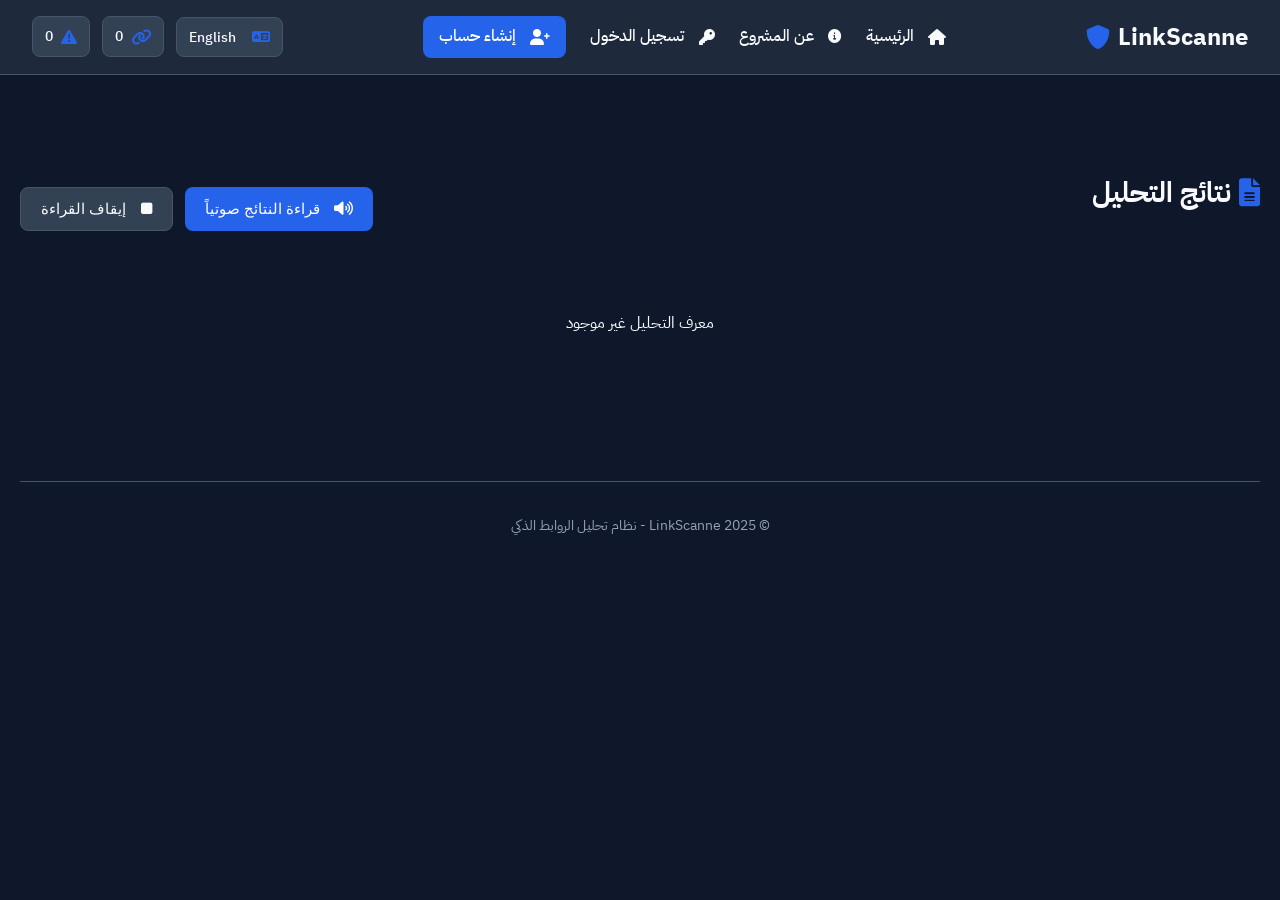
<file: LinkScanne-main/public/result.html>
<!DOCTYPE html>
<html lang="ar" dir="rtl">
<head>
    <meta charset="UTF-8">
    <meta name="viewport" content="width=device-width, initial-scale=1.0">
    <title data-translate="page.title.result">نتائج التحليل - LinkScanne</title>
    <link rel="stylesheet" href="css/style.css">
    <link rel="stylesheet" href="css/result-enhancements.css">
    <link rel="stylesheet" href="https://cdnjs.cloudflare.com/ajax/libs/font-awesome/6.0.0/css/all.min.css">
</head>
<body>
    <header class="header">
        <div class="header-content">
            <div class="logo">
                <h1>LinkScanne</h1>
                <i class="fa fa-shield-alt"></i>
            </div>
            <nav class="header-nav">
                <ul class="nav-links">
                    <li><a href="index.html"><i class="fa fa-home"></i> <span data-translate="nav.home">الرئيسية</span></a></li>
                    <li><a href="about.html"><i class="fa fa-info-circle"></i> <span data-translate="nav.about">عن المشروع</span></a></li>
                    <li><a href="login.html"><i class="fa fa-key"></i> <span data-translate="nav.login">تسجيل الدخول</span></a></li>
                    <li><a href="register.html" class="btn-register"><i class="fa fa-user-plus"></i> <span data-translate="nav.register">إنشاء حساب</span></a></li>
                </ul>
            </nav>
            <div class="header-left">
                <button id="language-toggle" class="language-btn" onclick="toggleLanguage()">
                    <i class="fa fa-language"></i>
                    <span id="language-text">English</span>
                </button>
                <div class="icon-badge">
                    <i class="fa fa-link"></i>
                    <span>0</span>
                </div>
                <div class="icon-badge">
                    <i class="fa fa-exclamation-triangle"></i>
                    <span>0</span>
                </div>
            </div>
        </div>
    </header>

    <div class="container">
        <main class="main-content">
            <div class="results-page">
                <div class="results-header-section">
                    <h2><i class="fa fa-file-alt"></i> <span data-translate="results.title">نتائج التحليل</span></h2>
                    <div class="results-actions">
                        <button id="speak-results-btn" class="btn btn-primary btn-icon">
                            <i class="fa fa-volume-up"></i> <span data-translate="results.speak">قراءة النتائج صوتياً</span>
                        </button>
                        <button id="stop-speak-btn" class="btn btn-secondary btn-icon">
                            <i class="fa fa-stop"></i> <span data-translate="results.stop">إيقاف القراءة</span>
                        </button>
                    </div>
                </div>
                
                <div id="loading-msg" class="loading-message">
                    <div class="loading-spinner"></div>
                    <p data-translate="results.loading">جاري تحميل النتائج...</p>
                </div>
                
                <div id="result-content" style="display: none;">
                    <!-- معلومات الرابط المحلل -->
                    <div class="url-info-card">
                        <div class="url-info-header">
                            <i class="fa fa-link"></i>
                            <span data-translate="main.history.url">الرابط</span>
                        </div>
                        <div class="url-info-content">
                            <a href="#" id="analyzed-url" target="_blank" class="analyzed-url-link"></a>
                            <button class="copy-url-btn" onclick="copyUrl()" data-translate-title="results.copy_url" title="نسخ الرابط">
                                <i class="fa fa-copy"></i>
                            </button>
                        </div>
                    </div>
                    
                    <!-- بطاقات الملخص -->
                    <div class="summary-cards">
                        <div class="summary-card card-primary">
                            <div class="card-icon">
                                <i class="fa fa-shield-alt"></i>
                            </div>
                            <div class="card-content">
                                <h4 data-translate="results.final.classification">التصنيف النهائي</h4>
                                <div class="value" id="final-classification"></div>
                            </div>
                        </div>
                        <div class="summary-card card-score">
                            <div class="card-icon">
                                <i class="fa fa-chart-line"></i>
                            </div>
                            <div class="card-content">
                                <h4 data-translate="results.final.score">النتيجة النهائية</h4>
                                <div class="value" id="final-score"></div>
                            </div>
                        </div>
                        <div class="summary-card card-ml">
                            <div class="card-icon">
                                <i class="fa fa-brain"></i>
                            </div>
                            <div class="card-content">
                                <h4 data-translate="results.ml.status">التحليل الآلي</h4>
                                <div class="value" id="ml-status"></div>
                            </div>
                        </div>
                        <div class="summary-card card-dynamic">
                            <div class="card-icon">
                                <i class="fa fa-play-circle"></i>
                            </div>
                            <div class="card-content">
                                <h4 data-translate="results.dynamic.score">التحليل الديناميكي</h4>
                                <div class="value" id="dynamic-score"></div>
                            </div>
                        </div>
                    </div>

                    <div class="analysis-panel">
                        <div class="panel-header" onclick="togglePanel(this)">
                            <div class="panel-title">
                                <i class="fa fa-brain"></i>
                                <h3><span data-translate="results.ml.title">تحليل التعلم الآلي</span></h3>
                            </div>
                            <i class="fa fa-chevron-down toggle-icon"></i>
                        </div>
                        <div class="panel-content active" id="ml-panel">
                            <div class="panel-grid">
                                <div class="info-item">
                                    <div class="info-label">
                                        <i class="fa fa-tag"></i>
                                        <span data-translate="results.ml.classification">التصنيف</span>
                                    </div>
                                    <div class="info-value" id="ml-classification"></div>
                                </div>
                                <div class="info-item">
                                    <div class="info-label">
                                        <i class="fa fa-check-circle"></i>
                                        <span data-translate="results.ml.confidence">الثقة</span>
                                    </div>
                                    <div class="info-value confidence-value" id="ml-confidence"></div>
                                </div>
                            </div>
                            <div class="probabilities-section">
                                <h5><i class="fa fa-percentage"></i> <span data-translate="results.ml.probabilities">الاحتمالات</span></h5>
                                <div class="probabilities-grid">
                                    <div class="probability-card prob-safe">
                                        <div class="prob-label">
                                            <i class="fa fa-check-circle"></i>
                                            <span data-translate="results.ml.safe">آمن</span>
                                        </div>
                                        <div class="prob-value" id="ml-safe-prob"></div>
                                    </div>
                                    <div class="probability-card prob-suspicious">
                                        <div class="prob-label">
                                            <i class="fa fa-exclamation-triangle"></i>
                                            <span data-translate="results.ml.suspicious">مشبوه</span>
                                        </div>
                                        <div class="prob-value" id="ml-suspicious-prob"></div>
                                    </div>
                                    <div class="probability-card prob-malicious">
                                        <div class="prob-label">
                                            <i class="fa fa-times-circle"></i>
                                            <span data-translate="results.ml.malicious">خبيث</span>
                                        </div>
                                        <div class="prob-value" id="ml-malicious-prob"></div>
                                    </div>
                                </div>
                            </div>
                        </div>
                    </div>

                    <div class="analysis-panel">
                        <div class="panel-header" onclick="togglePanel(this)">
                            <div class="panel-title">
                                <i class="fa fa-play-circle"></i>
                                <h3><span data-translate="results.dynamic.title">التحليل الديناميكي</span></h3>
                            </div>
                            <i class="fa fa-chevron-down toggle-icon"></i>
                        </div>
                        <div class="panel-content active" id="dynamic-panel">
                            <div class="info-note">
                                <i class="fa fa-info-circle"></i>
                                <span data-translate="results.sandbox.note"><strong>ملاحظة:</strong> التحليل الديناميكي في هذا المشروع (مشروع التخرج) يعتمد على محاكاة Sandbox وليس تنفيذ فعلي للكود</span>
                            </div>
                            <div class="panel-grid">
                                <div class="info-item">
                                    <div class="info-label">
                                        <i class="fa fa-chart-bar"></i>
                                        <span data-translate="results.dynamic.result">النتيجة</span>
                                    </div>
                                    <div class="info-value" id="dynamic-result"></div>
                                </div>
                                <div class="info-item">
                                    <div class="info-label">
                                        <i class="fa fa-exclamation-triangle"></i>
                                        <span data-translate="results.dynamic.suspicious">المؤشرات المشبوهة</span>
                                    </div>
                                    <div class="info-value suspicious-count" id="dynamic-suspicious"></div>
                                </div>
                                <div class="info-item">
                                    <div class="info-label">
                                        <i class="fa fa-list"></i>
                                        <span data-translate="results.dynamic.total">إجمالي المؤشرات</span>
                                    </div>
                                    <div class="info-value" id="dynamic-total"></div>
                                </div>
                            </div>
                            <div class="events-section">
                                <h5><i class="fa fa-history"></i> <span data-translate="results.dynamic.events">الأحداث المكتشفة</span></h5>
                                <div class="events-grid">
                                    <div class="event-item">
                                        <i class="fa fa-download"></i>
                                        <div class="event-content">
                                            <span class="event-label" data-translate="results.dynamic.downloads">التحميلات</span>
                                            <span class="event-value" id="dynamic-downloads">0</span>
                                        </div>
                                    </div>
                                    <div class="event-item">
                                        <i class="fa fa-file-alt"></i>
                                        <div class="event-content">
                                            <span class="event-label" data-translate="results.dynamic.forms">النماذج</span>
                                            <span class="event-value" id="dynamic-forms">0</span>
                                        </div>
                                    </div>
                                    <div class="event-item">
                                        <i class="fa fa-redo"></i>
                                        <div class="event-content">
                                            <span class="event-label" data-translate="results.dynamic.redirects">إعادة التوجيه</span>
                                            <span class="event-value" id="dynamic-redirects">0</span>
                                        </div>
                                    </div>
                                    <div class="event-item">
                                        <i class="fa fa-code"></i>
                                        <div class="event-content">
                                            <span class="event-label" data-translate="results.dynamic.js">JavaScript مشبوه</span>
                                            <span class="event-value" id="dynamic-js">0</span>
                                        </div>
                                    </div>
                                    <div class="event-item">
                                        <i class="fa fa-cookie"></i>
                                        <div class="event-content">
                                            <span class="event-label" data-translate="results.dynamic.cookies">الكوكيز</span>
                                            <span class="event-value" id="dynamic-cookies">0</span>
                                        </div>
                                    </div>
                                </div>
                            </div>
                        </div>
                    </div>

                    <div class="analysis-panel">
                        <div class="panel-header" onclick="togglePanel(this)">
                            <div class="panel-title">
                                <i class="fa fa-shield-alt"></i>
                                <h3><span data-translate="results.vt.title">تحليل VirusTotal</span></h3>
                            </div>
                            <i class="fa fa-chevron-down toggle-icon"></i>
                        </div>
                        <div class="panel-content active" id="vt-panel">
                            <div class="panel-grid">
                                <div class="info-item">
                                    <div class="info-label">
                                        <i class="fa fa-chart-line"></i>
                                        <span data-translate="results.vt.result">النتيجة</span>
                                    </div>
                                    <div class="info-value" id="vt-result"></div>
                                </div>
                                <div class="info-item">
                                    <div class="info-label">
                                        <i class="fa fa-bug"></i>
                                        <span data-translate="results.vt.malicious">المحركات الخبيثة</span>
                                    </div>
                                    <div class="info-value malicious-count" id="vt-malicious"></div>
                                </div>
                                <div class="info-item">
                                    <div class="info-label">
                                        <i class="fa fa-info-circle"></i>
                                        <span data-translate="results.vt.status">الحالة</span>
                                    </div>
                                    <div class="info-value" id="vt-status"></div>
                                </div>
                                <div class="info-item full-width">
                                    <div class="info-label">
                                        <i class="fa fa-comment"></i>
                                        <span data-translate="results.vt.message">الرسالة</span>
                                    </div>
                                    <div class="info-value" id="vt-message"></div>
                                </div>
                            </div>
                            <div class="vt-report-link-container">
                                <a href="#" id="vt-report-link" target="_blank" class="btn btn-outline">
                                    <i class="fa fa-external-link-alt"></i>
                                    <span data-translate="results.vt.report">عرض التقرير الكامل</span>
                                </a>
                            </div>
                        </div>
                    </div>

                    <div class="analysis-panel">
                        <div class="panel-header" onclick="togglePanel(this)">
                            <div class="panel-title">
                                <i class="fa fa-cog"></i>
                                <h3><span data-translate="results.heuristic.title">التحليل الاستدلالي</span></h3>
                            </div>
                            <i class="fa fa-chevron-down toggle-icon"></i>
                        </div>
                        <div class="panel-content active" id="heuristic-panel">
                            <div class="panel-grid">
                                <div class="info-item">
                                    <div class="info-label">
                                        <i class="fa fa-chart-pie"></i>
                                        <span data-translate="results.heuristic.result">النتيجة</span>
                                    </div>
                                    <div class="info-value" id="heuristic-result"></div>
                                </div>
                            </div>
                            <div class="heuristic-desc">
                                <i class="fa fa-info-circle"></i>
                                <p data-translate="results.heuristic.desc">يتم تحليل الرابط بناءً على الأنماط المشبوهة المعروفة</p>
                            </div>
                        </div>
                    </div>

                    <div class="analysis-panel">
                        <div class="panel-header" onclick="togglePanel(this)">
                            <div class="panel-title">
                                <i class="fa fa-balance-scale"></i>
                                <h3><span data-translate="results.weights.title">الأوزان المستخدمة</span></h3>
                            </div>
                            <i class="fa fa-chevron-down toggle-icon"></i>
                        </div>
                        <div class="panel-content active" id="weights-panel">
                            <div class="weights-grid">
                                <div class="weight-item">
                                    <div class="weight-icon">
                                        <i class="fa fa-brain"></i>
                                    </div>
                                    <div class="weight-content">
                                        <span class="weight-label" data-translate="results.weights.ml">التعلم الآلي</span>
                                        <span class="weight-value" id="weight-ml"></span>
                                    </div>
                                </div>
                                <div class="weight-item">
                                    <div class="weight-icon">
                                        <i class="fa fa-play-circle"></i>
                                    </div>
                                    <div class="weight-content">
                                        <span class="weight-label" data-translate="results.weights.dynamic">التحليل الديناميكي</span>
                                        <span class="weight-value" id="weight-dynamic"></span>
                                    </div>
                                </div>
                                <div class="weight-item">
                                    <div class="weight-icon">
                                        <i class="fa fa-shield-alt"></i>
                                    </div>
                                    <div class="weight-content">
                                        <span class="weight-label" data-translate="results.weights.vt">VirusTotal</span>
                                        <span class="weight-value" id="weight-vt"></span>
                                    </div>
                                </div>
                                <div class="weight-item">
                                    <div class="weight-icon">
                                        <i class="fa fa-cog"></i>
                                    </div>
                                    <div class="weight-content">
                                        <span class="weight-label" data-translate="results.weights.heuristic">الاستدلالي</span>
                                        <span class="weight-value" id="weight-heuristic"></span>
                                    </div>
                                </div>
                            </div>
                        </div>
                    </div>
                </div>
                <div id="error-msg" style="display: none; padding: 2rem; color: var(--danger-red); text-align: center;"></div>
            </div>
        </main>
        <footer class="footer">
            <p data-translate="footer.text">&copy; 2025 LinkScanne - نظام تحليل الروابط الذكي</p>
        </footer>
    </div>
    <script src="js/config.js"></script>
    <script src="js/notify.js"></script>
    <script>
    // تطبيق الاتجاه فوراً حسب اللغة المحفوظة
    (function() {
        var savedLang = localStorage.getItem('linkScanne_language');
        // إذا لم تكن هناك لغة محفوظة، استخدم العربية كافتراضية
        if (!savedLang || (savedLang !== 'ar' && savedLang !== 'en')) {
            savedLang = 'ar';
            localStorage.setItem('linkScanne_language', 'ar');
        }
        // تطبيق الاتجاه حسب اللغة
        var dir = savedLang === 'ar' ? 'rtl' : 'ltr';
        document.documentElement.setAttribute('dir', dir);
        document.documentElement.setAttribute('lang', savedLang);
        if (document.body) {
            document.body.setAttribute('dir', dir);
            document.body.setAttribute('lang', savedLang);
        }
        // تطبيق CSS للاتجاه أيضاً
        document.documentElement.style.direction = dir;
        if (document.body) {
            document.body.style.direction = dir;
        }
    })();
    </script>
    <script src="js/translations.js"></script>
    <script src="js/accessibility.js"></script>
    <script>
    function toggleLanguage() {
        var current = 'ar';
        if (typeof currentLang !== 'undefined') {
            if (typeof currentLang === 'function') {
                current = currentLang() || 'ar';
            } else {
                current = currentLang || 'ar';
            }
        }
        var newLang = current === 'ar' ? 'en' : 'ar';
        
        // تغيير اللغة
        setLanguage(newLang);
        
        // تحديث زر اللغة فوراً
        updateLanguageButton();
        
        // إعادة تطبيق الترجمة بشكل كامل
        setTimeout(function() {
            if (typeof applyLanguage === 'function') {
                applyLanguage();
            }
            updateLanguageButton();
            
            // إعادة تطبيق الترجمة على النتائج المعروضة
            var params = new URLSearchParams(window.location.search);
            var id = params.get('id');
            if (id && !id.startsWith('temp_')) {
                // إعادة تحميل البيانات من API وتطبيق الترجمة
                var API = (typeof API_BASE !== 'undefined') ? API_BASE : 'http://127.0.0.1:5000';
                fetch(API + '/api/analysis/' + id)
                    .then(function(r) { return r.json(); })
                    .then(function(data) {
                        if (data && !data.error && typeof processResultData === 'function') {
                            processResultData(data);
                        }
                    })
                    .catch(function() {
                        // تجاهل الأخطاء
                    });
            }
        }, 50);
    }
    
    function updateLanguageButton() {
        var btn = document.getElementById('language-text');
        if (btn) {
            btn.textContent = translate('nav.language');
        }
    }
    
    document.addEventListener('DOMContentLoaded', function() {
        // تطبيق الترجمة عند تحميل الصفحة
        setTimeout(function() {
            if (typeof applyLanguage === 'function') {
                applyLanguage();
            }
            updateLanguageButton();
        }, 100);
    });
    
    // تطبيق الترجمة فوراً إذا كانت الصفحة محملة بالفعل
    if (document.readyState === 'complete' || document.readyState === 'interactive') {
        setTimeout(function() {
            if (typeof applyLanguage === 'function') {
                applyLanguage();
            }
            updateLanguageButton();
        }, 50);
    }
    </script>
    <script>
    function togglePanel(header) {
        var panel = header.nextElementSibling;
        var icon = header.querySelector('.toggle-icon');
        var isActive = panel.classList.contains('active');
        if (isActive) {
            panel.classList.remove('active');
            header.classList.remove('active');
            if (icon) {
                icon.classList.remove('fa-chevron-up');
                icon.classList.add('fa-chevron-down');
            }
        } else {
            panel.classList.add('active');
            header.classList.add('active');
            if (icon) {
                icon.classList.remove('fa-chevron-down');
                icon.classList.add('fa-chevron-up');
            }
        }
    }
    
    function copyUrl() {
        var urlElement = document.getElementById('analyzed-url');
        if (urlElement && urlElement.href) {
            navigator.clipboard.writeText(urlElement.href).then(function() {
                var btn = event.target.closest('.copy-url-btn');
                if (btn) {
                    var originalHTML = btn.innerHTML;
                    btn.innerHTML = '<i class="fa fa-check"></i>';
                    btn.style.color = 'var(--success-green)';
                    setTimeout(function() {
                        btn.innerHTML = originalHTML;
                        btn.style.color = '';
                    }, 2000);
                }
            }).catch(function() {
                if (typeof LinkNotify !== 'undefined') {
                    LinkNotify.show('فشل في نسخ الرابط', 'error', 4200);
                }
            });
        }
    }

    function getLabel(label) {
        if (typeof translate !== 'undefined') {
            if (label === 'safe') return translate('label.safe');
            if (label === 'suspicious') return translate('label.suspicious');
            if (label === 'malicious') return translate('label.malicious');
            return translate('label.error');
        }
        if (label === 'safe') return 'آمن';
        if (label === 'suspicious') return 'مشبوه';
        if (label === 'malicious') return 'خبيث';
        return label || 'خطأ';
    }

    (function(){
        var API = (typeof API_BASE !== 'undefined') ? API_BASE : 'http://127.0.0.1:5000';
        var params = new URLSearchParams(window.location.search);
        var id = params.get('id');
        var loading = document.getElementById('loading-msg');
        var content = document.getElementById('result-content');
        var errEl = document.getElementById('error-msg');

        if (!id) {
            loading.style.display = 'none';
            errEl.style.display = 'block';
            errEl.textContent = 'معرف التحليل غير موجود';
            return;
        }

        // التحقق من temp ID في sessionStorage
        var tempData = null;
        if (id && id.startsWith('temp_')) {
            var tempKey = 'temp_analysis_' + id;
            var stored = sessionStorage.getItem(tempKey);
            if (stored) {
                try {
                    tempData = JSON.parse(stored);
                    sessionStorage.removeItem(tempKey); // حذف بعد الاستخدام
                } catch(e) {
                    console.error('Error parsing temp data:', e);
                }
            }
        }
        
        if (tempData) {
            // استخدام البيانات المؤقتة
            processResultData(tempData);
        } else {
            // جلب البيانات من API
            fetch(API + '/api/analysis/' + id)
            .then(function(r) { return r.json(); })
            .then(function(data) {
                processResultData(data);
            })
            .catch(function() {
                loading.style.display = 'none';
                errEl.style.display = 'block';
                var lang = 'ar';
                if (typeof currentLang !== 'undefined') {
                    if (typeof currentLang === 'function') {
                        lang = currentLang() || 'ar';
                    } else {
                        lang = currentLang || 'ar';
                    }
                }
                errEl.textContent = lang === 'ar' ? 'فشل في تحميل النتائج' : 'Failed to load results';
            });
        }
        
        function processResultData(data) {
            loading.style.display = 'none';
            if (data.error) {
                errEl.style.display = 'block';
                errEl.textContent = data.error;
                return;
            }
            content.style.display = 'block';
            
            // عرض الرابط المحلل
            var urlElement = document.getElementById('analyzed-url');
            if (urlElement && data.url) {
                urlElement.textContent = data.url;
                urlElement.href = data.url;
            }

            var finalLabel = data.final_label || 'error';
            var finalScore = ((data.final_score || 0) * 100).toFixed(1);
            var finalScoreDisplay = finalScore + '%';
            if (finalScore < 0) finalScoreDisplay = finalScore + '%';

            var finalClass = 'value';
            if (finalLabel === 'safe') finalClass += ' safe';
            else if (finalLabel === 'suspicious') finalClass += ' suspicious';
            else if (finalLabel === 'malicious') finalClass += ' malicious';
            else finalClass += ' error';
            
            document.getElementById('final-classification').textContent = getLabel(finalLabel);
            document.getElementById('final-classification').className = finalClass;
            document.getElementById('final-score').textContent = finalScoreDisplay;
            
            var lang = 'ar';
            if (typeof currentLang !== 'undefined') {
                if (typeof currentLang === 'function') {
                    lang = currentLang() || 'ar';
                } else {
                    lang = currentLang || 'ar';
                }
            }
            var errorText = lang === 'ar' ? 'خطأ' : 'Error';
            var mlStatus = data.ml_result && data.ml_result.label ? getLabel(data.ml_result.label) : errorText;
            var mlStatusClass = 'value';
            if (data.ml_result && data.ml_result.label === 'safe') mlStatusClass += ' safe';
            else if (data.ml_result && data.ml_result.label === 'suspicious') mlStatusClass += ' suspicious';
            else if (data.ml_result && data.ml_result.label === 'malicious') mlStatusClass += ' malicious';
            else mlStatusClass += ' error';
            
            document.getElementById('ml-status').textContent = mlStatus;
            document.getElementById('ml-status').className = mlStatusClass;
            document.getElementById('dynamic-score').textContent = ((data.dynamic_result && data.dynamic_result.dynamic_score ? data.dynamic_result.dynamic_score : 0) * 100).toFixed(1) + '%';

            if (data.ml_result) {
                document.getElementById('ml-classification').textContent = getLabel(data.ml_result.label || 'error');
                document.getElementById('ml-confidence').textContent = ((data.ml_result.confidence || 0) * 100).toFixed(1) + '%';
                var probs = data.ml_result.probabilities || {};
                document.getElementById('ml-safe-prob').textContent = ((probs.safe || 0) * 100).toFixed(1) + '%';
                document.getElementById('ml-suspicious-prob').textContent = ((probs.suspicious || 0) * 100).toFixed(1) + '%';
                document.getElementById('ml-malicious-prob').textContent = ((probs.malicious || 0) * 100).toFixed(1) + '%';
            } else {
                document.getElementById('ml-classification').textContent = errorText;
                document.getElementById('ml-confidence').textContent = '0.0%';
                document.getElementById('ml-safe-prob').textContent = '0.0%';
                document.getElementById('ml-suspicious-prob').textContent = '0.0%';
                document.getElementById('ml-malicious-prob').textContent = '0.0%';
            }

            if (data.dynamic_result) {
                var dynScore = (data.dynamic_result.dynamic_score || 0) * 100;
                document.getElementById('dynamic-result').textContent = dynScore.toFixed(1) + '%';
                var events = data.dynamic_result.events || {};
                document.getElementById('dynamic-suspicious').textContent = data.dynamic_result.suspicious_indicators || 0;
                document.getElementById('dynamic-total').textContent = data.dynamic_result.total_indicators || 0;
                document.getElementById('dynamic-downloads').textContent = Array.isArray(events.downloads) ? events.downloads.length : 0;
                document.getElementById('dynamic-forms').textContent = Array.isArray(events.form_submissions) ? events.form_submissions.length : 0;
                document.getElementById('dynamic-redirects').textContent = Array.isArray(events.redirects) ? events.redirects.length : 0;
                document.getElementById('dynamic-js').textContent = Array.isArray(events.suspicious_js) ? events.suspicious_js.length : 0;
                document.getElementById('dynamic-cookies').textContent = Array.isArray(events.cookies) ? events.cookies.length : 0;
            } else {
                document.getElementById('dynamic-result').textContent = '0.0%';
                document.getElementById('dynamic-suspicious').textContent = '0';
                document.getElementById('dynamic-total').textContent = '0';
                document.getElementById('dynamic-downloads').textContent = '0';
                document.getElementById('dynamic-forms').textContent = '0';
                document.getElementById('dynamic-redirects').textContent = '0';
                document.getElementById('dynamic-js').textContent = '0';
                document.getElementById('dynamic-cookies').textContent = '0';
            }

            if (data.vt_result) {
                var vtScore = (data.vt_result.vt_score || 0) * 100;
                document.getElementById('vt-result').textContent = vtScore.toFixed(1) + '%';
                var maliciousCount = data.vt_result.malicious_count || 0;
                var totalEngines = data.vt_result.total_engines || 98;
                document.getElementById('vt-malicious').textContent = maliciousCount + '/' + totalEngines;
                var vtStatus = data.vt_result.status || 'clean';
                var statusText = vtStatus === 'clean' ? (lang === 'ar' ? 'نظيف' : 'clean') : 
                                vtStatus === 'malicious' ? (lang === 'ar' ? 'خبيث' : 'malicious') : 
                                vtStatus === 'suspicious' ? (lang === 'ar' ? 'مشبوه' : 'suspicious') : 
                                (lang === 'ar' ? 'غير معروف' : 'unknown');
                document.getElementById('vt-status').textContent = statusText;
                if (vtStatus === 'clean') {
                    document.getElementById('vt-status').style.color = 'var(--success-green)';
                } else if (vtStatus === 'malicious' || vtStatus === 'suspicious') {
                    document.getElementById('vt-status').style.color = 'var(--danger)';
                } else {
                    document.getElementById('vt-status').style.color = 'var(--text-muted)';
                }
                var safeMsg = lang === 'ar' ? 'الرابط آمن' : 'Link is safe';
                document.getElementById('vt-message').textContent = data.vt_result.message || safeMsg;
                if (vtStatus === 'clean') {
                    document.getElementById('vt-message').style.color = 'var(--success-green)';
                } else {
                    document.getElementById('vt-message').style.color = 'var(--text)';
                }
                if (data.vt_result.report_url) {
                    document.getElementById('vt-report-link').href = data.vt_result.report_url;
                } else if (data.url) {
                    document.getElementById('vt-report-link').href = 'https://www.virustotal.com/gui/url/' + btoa(data.url).replace(/\+/g, '-').replace(/\//g, '_').replace(/=/g, '');
                }
            } else {
                document.getElementById('vt-result').textContent = '0.0%';
                document.getElementById('vt-malicious').textContent = '0/98';
                var lang = 'ar';
                if (typeof currentLang !== 'undefined') {
                    if (typeof currentLang === 'function') {
                        lang = currentLang() || 'ar';
                    } else {
                        lang = currentLang || 'ar';
                    }
                }
                var cleanText = lang === 'ar' ? 'نظيف' : 'clean';
                var safeMsg = lang === 'ar' ? 'الرابط آمن' : 'Link is safe';
                document.getElementById('vt-status').textContent = cleanText;
                document.getElementById('vt-status').style.color = 'var(--success-green)';
                document.getElementById('vt-message').textContent = safeMsg;
                document.getElementById('vt-message').style.color = 'var(--success-green)';
            }

            if (data.heuristic_score !== undefined) {
                var heuristicValue = (data.heuristic_score || 0) * 100;
                document.getElementById('heuristic-result').textContent = heuristicValue.toFixed(1) + '%';
                if (heuristicValue < 0) {
                    document.getElementById('heuristic-result').style.color = 'var(--success-green)';
                } else if (heuristicValue > 50) {
                    document.getElementById('heuristic-result').style.color = 'var(--danger)';
                } else {
                    document.getElementById('heuristic-result').style.color = '#f59e0b';
                }
            } else {
                document.getElementById('heuristic-result').textContent = '0.0%';
                document.getElementById('heuristic-result').style.color = 'var(--text-muted)';
            }

            if (data.weights) {
                document.getElementById('weight-ml').textContent = ((data.weights.ml || 0) * 100).toFixed(0) + '%';
                document.getElementById('weight-dynamic').textContent = ((data.weights.dynamic || 0) * 100).toFixed(0) + '%';
                document.getElementById('weight-vt').textContent = ((data.weights.virustotal || 0) * 100).toFixed(0) + '%';
                document.getElementById('weight-heuristic').textContent = ((data.weights.heuristic || 0) * 100).toFixed(0) + '%';
            }
            
            var speakBtn = document.getElementById('speak-results-btn');
            var stopBtn = document.getElementById('stop-speak-btn');
            
            if (speakBtn) {
                speakBtn.addEventListener('click', function() {
                    if (window.A11y && window.A11y.speakDetailedResults) {
                        window.A11y.speakDetailedResults(data);
                    }
                });
            }
            
            if (stopBtn) {
                stopBtn.addEventListener('click', function() {
                    if (window.A11y && window.A11y.stop) {
                        window.A11y.stop();
                    }
                });
            }
        }
    })();
    </script>
</body>
</html>
</file>
<file: LinkScanne-main/public/css/style.css>
@import url('https://fonts.googleapis.com/css2?family=IBM+Plex+Sans+Arabic:wght@100;200;300;400;500;600;700&display=swap');

:root {
    --primary: #2563eb;
    --secondary: #1e40af;
    --success: #10b981;
    --warning: #f59e0b;
    --danger: #ef4444;
    --bg: #0f172a;
    --surface: #1e293b;
    --surface-light: #334155;
    --text: #f8fafc;
    --text-muted: #94a3b8;
    --border: #475569;
    --radius: 8px;
}

* {
    margin: 0;
    padding: 0;
    box-sizing: border-box;
}

body {
    font-family: 'IBM Plex Sans Arabic', system-ui, -apple-system, sans-serif;
    background: var(--bg);
    color: var(--text);
    line-height: 1.6;
    margin: 0;
    padding: 0;
    overflow-x: hidden;
}

html[dir="rtl"] body {
    direction: rtl;
    text-align: right;
}

html[dir="ltr"] body {
    direction: ltr;
    text-align: left;
}

/* RTL Rules - يجب أن تكون قبل القواعد الافتراضية */
html[dir="rtl"] .header-content {
    flex-direction: row;
}

html[dir="rtl"] .logo {
    order: 1;
}

html[dir="rtl"] .header-nav {
    order: 2;
}

html[dir="rtl"] .header-left {
    order: 3;
}

html[dir="rtl"] .nav-links {
    flex-direction: row;
}

html[dir="rtl"] .nav-links a {
    flex-direction: row;
}

html[dir="rtl"] .nav-links a i {
    margin-left: 0.4rem;
    margin-right: 0;
}

html[dir="rtl"] .icon-badge {
    flex-direction: row;
}

html[dir="rtl"] .language-btn {
    flex-direction: row;
}

html[dir="rtl"] .language-btn i {
    margin-left: 0.5rem;
    margin-right: 0;
}

html[dir="rtl"] .input-group {
    flex-direction: row;
}

html[dir="rtl"] .input-group input {
    text-align: right;
}

html[dir="rtl"] .input-group button {
    flex-direction: row;
}

html[dir="rtl"] .input-group button i {
    margin-left: 0.4rem;
    margin-right: 0;
}

html[dir="rtl"] .stats-grid,
html[dir="rtl"] .features-grid,
html[dir="rtl"] .tech-stack,
html[dir="rtl"] .security-features,
html[dir="rtl"] .goals,
html[dir="rtl"] .accessibility-section,
html[dir="rtl"] .info-grid {
    direction: rtl;
}

html[dir="rtl"] .summary-cards {
    direction: rtl;
}

html[dir="rtl"] .workflow-step {
    direction: rtl;
}

html[dir="rtl"] .workflow-step .step-number {
    margin-left: 1rem;
    margin-right: 0;
}

html[dir="rtl"] .workflow-step .step-content {
    text-align: right;
}

html[dir="rtl"] .panel-content,
html[dir="rtl"] .info-content,
html[dir="rtl"] .step-content {
    text-align: right;
}

html[dir="rtl"] .panel-content ul,
html[dir="rtl"] .info-content ul {
    padding-right: 1.5rem;
    padding-left: 0;
}

html[dir="rtl"] .important-info-card .info-header h3 {
    text-align: right;
}

html[dir="rtl"] .about-section>p,
html[dir="rtl"] .feature-card p,
html[dir="rtl"] .tech-category li,
html[dir="rtl"] .security-item p,
html[dir="rtl"] .goal-item p,
html[dir="rtl"] .accessibility-feature p {
    text-align: right;
}

html[dir="rtl"] .feature-card h3,
html[dir="rtl"] .info-content h4 {
    text-align: right;
}

html[dir="ltr"] .header-content {
    flex-direction: row-reverse;
}

html[dir="ltr"] .logo {
    order: 3;
}

html[dir="ltr"] .header-nav {
    order: 2;
}

html[dir="ltr"] .header-left {
    order: 1;
}

html[dir="ltr"] .nav-links {
    flex-direction: row-reverse;
}

html[dir="ltr"] .nav-links a {
    flex-direction: row-reverse;
}

html[dir="ltr"] .nav-links a i {
    margin-right: 0.4rem;
    margin-left: 0;
}

html[dir="ltr"] .icon-badge {
    flex-direction: row-reverse;
}

html[dir="ltr"] .language-btn {
    flex-direction: row-reverse;
}

html[dir="ltr"] .language-btn i {
    margin-right: 0.5rem;
    margin-left: 0;
}

html[dir="ltr"] .input-group {
    flex-direction: row-reverse;
}

html[dir="ltr"] .input-group input {
    text-align: left;
}

html[dir="ltr"] .input-group button {
    flex-direction: row-reverse;
}

html[dir="ltr"] .input-group button i {
    margin-right: 0.4rem;
    margin-left: 0;
}

html[dir="ltr"] .stats-grid,
html[dir="ltr"] .features-grid,
html[dir="ltr"] .tech-stack,
html[dir="ltr"] .security-features,
html[dir="ltr"] .goals,
html[dir="ltr"] .accessibility-section,
html[dir="ltr"] .info-grid {
    direction: ltr;
}

html[dir="ltr"] .summary-cards {
    direction: ltr;
}

html[dir="ltr"] .workflow-step {
    flex-direction: row-reverse;
}

html[dir="ltr"] .workflow-step .step-number {
    order: 2;
}

html[dir="ltr"] .workflow-step .step-content {
    order: 1;
    text-align: left;
}

html[dir="ltr"] .panel-content,
html[dir="ltr"] .info-content,
html[dir="ltr"] .step-content {
    text-align: left;
}

html[dir="ltr"] .panel-content ul,
html[dir="ltr"] .info-content ul {
    padding-left: 1.5rem;
    padding-right: 0;
}

html[dir="ltr"] .important-info-card .info-header h3 {
    text-align: left;
}

html[dir="ltr"] .about-section>p,
html[dir="ltr"] .feature-card p,
html[dir="ltr"] .tech-category li,
html[dir="ltr"] .security-item p,
html[dir="ltr"] .goal-item p,
html[dir="ltr"] .accessibility-feature p {
    text-align: left;
}

html[dir="ltr"] .feature-card h3,
html[dir="ltr"] .info-content h4 {
    text-align: left;
}

.container {
    max-width: 1400px;
    margin: 0 auto;
    padding: 0 20px;
    width: 100%;
}

/* Header Styles */
.header {
    background: var(--surface);
    border-bottom: 1px solid var(--border);
    padding: 1rem 0;
    margin-bottom: 2rem;
    width: 100%;
    position: relative;
    margin-left: 0;
    margin-right: 0;
}

.header-content {
    display: flex;
    justify-content: space-between;
    align-items: center;
    width: 100%;
    padding: 0 2rem;
    margin: 0;
    max-width: 100%;
    flex-direction: row;
    direction: rtl;
}

.header-left {
    display: flex;
    align-items: center;
    gap: 0.75rem;
    order: 3;
}

.logo {
    display: flex;
    align-items: center;
    gap: 0.5rem;
    order: 1;
}

.logo h1 {
    font-size: 1.5rem;
    font-weight: 700;
    color: var(--text);
}

.logo i {
    font-size: 1.5rem;
    color: var(--primary);
}

.icon-badge {
    display: inline-flex;
    align-items: center;
    justify-content: center;
    gap: 0.5rem;
    padding: 0.5rem 0.75rem;
    background: var(--surface-light);
    border-radius: var(--radius);
    font-size: 0.9rem;
    color: var(--text);
    font-weight: 500;
    border: 1px solid var(--border);
}

.icon-badge i {
    color: var(--primary);
    font-size: 1rem;
}

.icon-badge .fa-exclamation-triangle {
    color: var(--primary);
}

.language-btn {
    display: inline-flex;
    align-items: center;
    gap: 0.5rem;
    padding: 0.5rem 0.75rem;
    background: var(--surface-light);
    border: 1px solid var(--border);
    border-radius: var(--radius);
    color: var(--text);
    font-size: 0.9rem;
    font-weight: 500;
    cursor: pointer;
    transition: all 0.3s;
    font-family: inherit;
}

.language-btn:hover {
    background: var(--surface);
    border-color: var(--primary);
    color: var(--primary);
}

.language-btn i {
    color: var(--primary);
    margin: 0;
}

.header-nav {
    display: flex;
    align-items: center;
    flex: 1;
    justify-content: center;
    order: 2;
}

.nav-links {
    display: flex;
    gap: 1.5rem;
    list-style: none;
    align-items: center;
    margin: 0;
    padding: 0;
    flex-direction: row;
    direction: rtl;
}

.nav-links a {
    color: var(--text);
    text-decoration: none;
    font-weight: 500;
    display: flex;
    align-items: center;
    gap: 0.5rem;
    padding: 0.5rem 0;
    transition: color 0.3s;
}

.nav-links a:hover {
    color: var(--primary);
}

.nav-links a.active {
    color: var(--primary);
}

.nav-links .btn-register {
    background: var(--primary);
    color: #fff;
    padding: 0.5rem 1rem;
    border-radius: var(--radius);
}

.nav-links .btn-register:hover {
    background: var(--secondary);
    color: #fff;
}

/* Main Content */
.main-content {
    padding: 2rem 0;
}

/* Analysis Section */
.analysis-section {
    margin-bottom: 2.5rem;
}

.analysis-card {
    background: var(--surface);
    border: 1px solid var(--border);
    border-radius: var(--radius);
    padding: 1.5rem;
    transition: box-shadow 0.3s;
}

.analysis-card:hover {
    box-shadow: 0 4px 12px rgba(0, 0, 0, 0.2);
}

.analysis-card h2 {
    font-size: 1.25rem;
    margin-bottom: 1rem;
    display: flex;
    align-items: center;
    gap: 0.5rem;
    flex-direction: row;
    direction: rtl;
    text-align: right;
}

.analysis-card h2 i {
    margin-left: 0;
}

.analysis-form {
    width: 100%;
}

.input-group {
    display: flex;
    gap: 1rem;
    margin-bottom: 1rem;
    flex-direction: row;
    direction: rtl;
}

.input-group input {
    flex: 1;
    padding: 0.75rem 1rem;
    background: var(--surface-light);
    border: 1px solid var(--border);
    border-radius: var(--radius);
    color: var(--text);
    font-size: 1rem;
    text-align: right;
    direction: rtl;
}

.input-group input:focus {
    outline: none;
    border-color: var(--primary);
}

.input-group button {
    padding: 0.75rem 1.5rem;
    background: var(--primary);
    color: #fff;
    border: none;
    border-radius: var(--radius);
    font-size: 1rem;
    font-weight: 500;
    cursor: pointer;
    display: flex;
    align-items: center;
    gap: 0.5rem;
}

.input-group button:hover:not(:disabled) {
    background: var(--secondary);
}

.input-group button:disabled {
    opacity: 0.6;
    cursor: not-allowed;
}

.loading-indicator {
    text-align: center;
    padding: 2rem 0;
}

.loading-dots {
    display: flex;
    justify-content: center;
    gap: 0.5rem;
    margin-bottom: 1rem;
}

.loading-dots span {
    width: 12px;
    height: 12px;
    background: var(--primary);
    border-radius: 50%;
    animation: pulse 1.4s ease-in-out infinite;
}

.loading-dots span:nth-child(2) {
    animation-delay: 0.2s;
}

.loading-dots span:nth-child(3) {
    animation-delay: 0.4s;
}

.loading-dots span:nth-child(4) {
    animation-delay: 0.6s;
}

@keyframes pulse {

    0%,
    100% {
        opacity: 0.3;
        transform: scale(0.8);
    }

    50% {
        opacity: 1;
        transform: scale(1);
    }
}

.loading-indicator p {
    color: var(--text-muted);
    font-size: 1rem;
}

/* Stats Section */
.stats-section {
    margin-bottom: 2.5rem;
}

.stats-section h2 {
    font-size: 1.25rem;
    margin-bottom: 1rem;
    display: flex;
    align-items: center;
    gap: 0.5rem;
    flex-direction: row;
    direction: rtl;
    text-align: right;
}

.stats-section h2 i {
    margin-left: 0;
}

.stats-grid {
    display: grid;
    grid-template-columns: repeat(auto-fit, minmax(200px, 1fr));
    gap: 1.5rem;
    direction: rtl;
}

@media (min-width: 1200px) {
    .stats-grid {
        grid-template-columns: repeat(6, 1fr);
    }
}

@media (min-width: 768px) and (max-width: 1199px) {
    .stats-grid {
        grid-template-columns: repeat(3, 1fr);
    }
}

.stat-card {
    background: var(--surface);
    border: 1px solid var(--border);
    border-radius: var(--radius);
    padding: 1.25rem;
    text-align: center;
    transition: transform 0.2s, box-shadow 0.2s;
}

.stat-card:hover {
    transform: translateY(-2px);
    box-shadow: 0 4px 12px rgba(0, 0, 0, 0.2);
}

.stat-value {
    font-size: 2rem;
    font-weight: 700;
    color: var(--primary);
    margin-bottom: 0.25rem;
}

.stat-value.stat-success {
    color: var(--success);
}

.stat-value.stat-warning {
    color: var(--warning);
}

.stat-value.stat-danger {
    color: var(--danger);
}

.stat-label {
    font-size: 0.85rem;
    color: var(--text-muted);
}

/* Alerts Section */
.alerts-section {
    margin-bottom: 2.5rem;
}

.alerts-section h2 {
    font-size: 1.25rem;
    margin-bottom: 1rem;
    display: flex;
    align-items: center;
    gap: 0.5rem;
}

.alerts-section h2 i {
    margin-left: 0;
}

.alerts-content {
    background: var(--surface);
    border: 1px solid var(--border);
    border-radius: var(--radius);
    padding: 1.5rem;
    min-height: 80px;
}

.alerts-empty {
    text-align: center;
    color: var(--text-muted);
    font-size: 1rem;
}

.alert-item {
    padding: 0.5rem 0;
    border-bottom: 1px solid var(--border);
}

.alert-item:last-child {
    border-bottom: none;
}

/* Results Section */
.results-overlay {
    position: fixed;
    top: 0;
    left: 0;
    right: 0;
    bottom: 0;
    background: rgba(0, 0, 0, 0.85);
    backdrop-filter: blur(10px);
    -webkit-backdrop-filter: blur(10px);
    display: flex;
    align-items: center;
    justify-content: center;
    z-index: 10000;
    padding: 2rem;
}

.results-modal {
    background: var(--surface);
    border: 1px solid var(--border);
    border-radius: var(--radius);
    padding: 2rem;
    max-width: 800px;
    width: 100%;
    max-height: 90vh;
    overflow-y: auto;
    box-shadow: 0 20px 60px rgba(0, 0, 0, 0.5);
    position: relative;
}

.results-header {
    display: flex;
    justify-content: space-between;
    align-items: center;
    margin-bottom: 1.5rem;
    padding-bottom: 1rem;
    border-bottom: 1px solid var(--border);
    flex-wrap: wrap;
    gap: 1rem;
}

.results-header h2 {
    font-size: 1.5rem;
    display: flex;
    align-items: center;
    gap: 0.75rem;
    margin: 0;
}

.results-header h2 i {
    color: var(--primary);
}

.close-results {
    background: transparent;
    border: none;
    color: var(--text-muted);
    font-size: 1.5rem;
    cursor: pointer;
    padding: 0.5rem;
    border-radius: 50%;
    width: 2.5rem;
    height: 2.5rem;
    display: flex;
    align-items: center;
    justify-content: center;
    transition: all 0.3s;
}

.close-results:hover {
    background: var(--surface-light);
    color: var(--text);
}

.results-body {
    padding: 1rem 0;
}

.loading-overlay {
    position: fixed;
    top: 0;
    left: 0;
    right: 0;
    bottom: 0;
    background: rgba(0, 0, 0, 0.85);
    backdrop-filter: blur(10px);
    -webkit-backdrop-filter: blur(10px);
    display: flex;
    align-items: center;
    justify-content: center;
    z-index: 10001;
}

.spinner-container {
    text-align: center;
    color: var(--text);
}

.spinner {
    width: 60px;
    height: 60px;
    border: 4px solid var(--surface-light);
    border-top: 4px solid var(--primary);
    border-radius: 50%;
    animation: spin 1s linear infinite;
    margin: 0 auto 1.5rem;
}

@keyframes spin {
    0% {
        transform: rotate(0deg);
    }

    100% {
        transform: rotate(360deg);
    }
}

.spinner-container p {
    font-size: 1.1rem;
    font-weight: 500;
}

.results-section {
    margin-bottom: 2rem;
}

.results-card {
    background: var(--surface);
    border: 1px solid var(--border);
    border-radius: var(--radius);
    padding: 2rem;
}

.results-card h3 {
    font-size: 1.5rem;
    margin-bottom: 1.5rem;
    display: flex;
    align-items: center;
    gap: 0.75rem;
    color: var(--text);
}

.results-card h3 i {
    color: var(--primary);
}

.result-item {
    display: flex;
    justify-content: space-between;
    padding: 0.75rem 0;
    border-bottom: 1px solid var(--border);
}

.result-item:last-child {
    border-bottom: none;
}

.result-item .label {
    color: var(--text-muted);
}

.result-item .value {
    font-weight: 600;
}

.result-item .value.safe {
    color: var(--success-green);
}

.result-item .value.suspicious {
    color: var(--warning);
}

.result-item .value.malicious {
    color: var(--danger);
}

.detail-section {
    margin-top: 1.5rem;
    padding-top: 1.5rem;
    border-top: 1px solid var(--border);
}

.detail-section h4 {
    margin-bottom: 1rem;
    font-size: 1.1rem;
    color: var(--text);
    display: flex;
    align-items: center;
    gap: 0.5rem;
}

.detail-section h4 i {
    color: var(--primary);
}

.detail-section p {
    margin: 0.5rem 0;
    color: var(--text-muted);
}

.detail-section ul {
    list-style: none;
    padding-right: 1.5rem;
}

.detail-section li {
    margin: 0.5rem 0;
    color: var(--text-muted);
}

.detail-section a {
    color: var(--primary);
    text-decoration: none;
}

.detail-section a:hover {
    text-decoration: underline;
}

/* Loading Overlay */
.loading-overlay {
    position: fixed;
    top: 0;
    left: 0;
    right: 0;
    bottom: 0;
    background: rgba(0, 0, 0, 0.8);
    display: flex;
    align-items: center;
    justify-content: center;
    z-index: 9999;
}

.loading-spinner {
    background: var(--surface);
    padding: 2rem 3rem;
    border-radius: var(--radius);
    color: var(--text);
    font-weight: 500;
    display: flex;
    align-items: center;
    gap: 1rem;
}

.loading-spinner i {
    font-size: 2rem;
    color: var(--primary);
}

/* Notification Modals */
.notification-modal {
    position: fixed;
    top: 0;
    left: 0;
    right: 0;
    bottom: 0;
    background: rgba(15, 23, 42, 0.9);
    backdrop-filter: blur(8px);
    display: flex;
    align-items: center;
    justify-content: center;
    z-index: 10000;
    animation: fadeIn 0.3s ease;
}

@keyframes fadeIn {
    from {
        opacity: 0;
    }

    to {
        opacity: 1;
    }
}

.notification-content {
    background: var(--surface);
    border-radius: 16px;
    max-width: 480px;
    width: 90%;
    box-shadow:
        0 20px 60px rgba(0, 0, 0, 0.5),
        inset 0 0 0 1px rgba(255, 255, 255, 0.06);
    position: relative;
    overflow: hidden;
    animation: slideUp 0.3s ease;
}

@keyframes slideUp {
    from {
        transform: translateY(20px);
        opacity: 0;
    }

    to {
        transform: translateY(0);
        opacity: 1;
    }
}

.notification-icon {
    display: flex;
    align-items: center;
    justify-content: center;
    width: 64px;
    height: 64px;
    border-radius: 50%;
    margin: 1.5rem auto 1rem;
}

.notification-content.error .notification-icon {
    background: rgba(239, 68, 68, 0.15);
    color: var(--danger);
}

.notification-content.success .notification-icon {
    background: rgba(16, 185, 129, 0.15);
    color: var(--success);
}

.notification-content.warning .notification-icon {
    background: rgba(245, 158, 11, 0.15);
    color: var(--warning);
}

.notification-content.info .notification-icon {
    background: rgba(37, 99, 235, 0.15);
    color: var(--primary);
}

.notification-icon i {
    font-size: 2rem;
}

.notification-body {
    padding: 0 2rem 1.5rem;
    text-align: center;
}

.notification-body h3 {
    font-size: 1.5rem;
    font-weight: 700;
    margin-bottom: 0.75rem;
}

.notification-content.error .notification-body h3 {
    color: var(--danger);
}

.notification-content.success .notification-body h3 {
    color: var(--success);
}

.notification-content.warning .notification-body h3 {
    color: var(--warning);
}

.notification-content.info .notification-body h3 {
    color: var(--primary);
}

.notification-body p {
    color: var(--text-muted);
    line-height: 1.6;
    margin-bottom: 1.5rem;
}

.notification-close {
    position: absolute;
    top: 1rem;
    left: 1rem;
    width: 32px;
    height: 32px;
    border: none;
    background: rgba(255, 255, 255, 0.1);
    color: var(--text-muted);
    border-radius: 50%;
    cursor: pointer;
    display: flex;
    align-items: center;
    justify-content: center;
    transition: all 0.3s;
    font-size: 0.875rem;
}

.notification-close:hover {
    background: rgba(255, 255, 255, 0.2);
    color: var(--text);
    transform: rotate(90deg);
}

.notification-content button:not(.notification-close) {
    width: 100%;
    padding: 0.875rem 2rem;
    background: var(--primary);
    color: #fff;
    border: none;
    border-radius: var(--radius);
    cursor: pointer;
    font-size: 1rem;
    font-weight: 600;
    transition: all 0.3s;
    margin-top: 1rem;
}

.notification-content button:not(.notification-close):hover {
    background: var(--secondary);
    transform: translateY(-2px);
    box-shadow: 0 4px 12px rgba(37, 99, 235, 0.4);
}

.link-notify-host {
    position: fixed;
    top: 1.1rem;
    left: 50%;
    transform: translateX(-50%);
    z-index: 10050;
    display: flex;
    flex-direction: column;
    align-items: center;
    gap: 0.5rem;
    max-width: min(92vw, 26rem);
    pointer-events: none;
}

.link-notify-host .link-notify {
    pointer-events: auto;
}

.link-notify {
    display: flex;
    align-items: center;
    gap: 0.65rem;
    padding: 0.62rem 0.85rem 0.62rem 1rem;
    border-radius: 999px;
    background: linear-gradient(165deg, rgba(30, 41, 59, 0.98), rgba(15, 23, 42, 0.99));
    border: 1px solid rgba(255, 255, 255, 0.08);
    box-shadow:
        0 14px 44px rgba(0, 0, 0, 0.5),
        inset 0 1px 0 rgba(255, 255, 255, 0.05);
    color: var(--text);
    font-size: 0.9rem;
    font-weight: 500;
    line-height: 1.35;
    opacity: 0;
    transform: translateY(-14px) scale(0.97);
    transition:
        opacity 0.38s cubic-bezier(0.22, 1, 0.36, 1),
        transform 0.38s cubic-bezier(0.22, 1, 0.36, 1);
}

.link-notify--visible {
    opacity: 1;
    transform: translateY(0) scale(1);
}

.link-notify--leaving {
    opacity: 0;
    transform: translateY(-10px) scale(0.98);
    transition:
        opacity 0.32s ease,
        transform 0.32s ease;
}

.link-notify--success {
    box-shadow:
        0 14px 44px rgba(0, 0, 0, 0.5),
        0 0 28px -8px rgba(16, 185, 129, 0.35),
        inset 0 1px 0 rgba(255, 255, 255, 0.06);
}

.link-notify--error {
    box-shadow:
        0 14px 44px rgba(0, 0, 0, 0.5),
        0 0 28px -8px rgba(248, 113, 113, 0.35),
        inset 0 1px 0 rgba(255, 255, 255, 0.06);
}

.link-notify--warning {
    box-shadow:
        0 14px 44px rgba(0, 0, 0, 0.5),
        0 0 28px -8px rgba(251, 191, 36, 0.3),
        inset 0 1px 0 rgba(255, 255, 255, 0.06);
}

.link-notify--info {
    box-shadow:
        0 14px 44px rgba(0, 0, 0, 0.5),
        0 0 28px -8px rgba(59, 130, 246, 0.35),
        inset 0 1px 0 rgba(255, 255, 255, 0.06);
}

.link-notify__icon {
    flex-shrink: 0;
    width: 1.85rem;
    height: 1.85rem;
    display: flex;
    align-items: center;
    justify-content: center;
    font-size: 1.15rem;
}

.link-notify--success .link-notify__icon {
    color: #34d399;
}

.link-notify--error .link-notify__icon {
    color: #f87171;
}

.link-notify--warning .link-notify__icon {
    color: #fbbf24;
}

.link-notify--info .link-notify__icon {
    color: #60a5fa;
}

.link-notify__text {
    flex: 1;
    min-width: 0;
    word-break: break-word;
}

.link-notify__dismiss {
    flex-shrink: 0;
    width: 1.65rem;
    height: 1.65rem;
    border: none;
    border-radius: 50%;
    background: rgba(255, 255, 255, 0.06);
    color: var(--text-muted);
    cursor: pointer;
    display: flex;
    align-items: center;
    justify-content: center;
    font-size: 0.75rem;
    transition: background 0.2s ease, color 0.2s ease;
}

.link-notify__dismiss:hover {
    background: rgba(255, 255, 255, 0.12);
    color: var(--text);
}

.toast-container {
    position: fixed;
    top: 1.1rem;
    left: 50%;
    transform: translateX(-50%);
    z-index: 10049;
    display: flex;
    flex-direction: column;
    gap: 0.5rem;
    align-items: center;
    pointer-events: none;
    max-width: min(92vw, 26rem);
}

.toast-container .toast {
    pointer-events: auto;
}

.toast {
    display: flex;
    align-items: center;
    gap: 0.65rem;
    padding: 0.62rem 1rem;
    border-radius: 999px;
    background: linear-gradient(165deg, rgba(30, 41, 59, 0.98), rgba(15, 23, 42, 0.99));
    border: 1px solid rgba(255, 255, 255, 0.08);
    box-shadow: 0 14px 44px rgba(0, 0, 0, 0.45);
    animation: authMsgIn 0.35s cubic-bezier(0.22, 1, 0.36, 1);
}

.toast-icon {
    flex-shrink: 0;
    width: 1.85rem;
    height: 1.85rem;
    display: flex;
    align-items: center;
    justify-content: center;
    font-size: 1.15rem;
}

.toast.error .toast-icon {
    color: #f87171;
}

.toast.success .toast-icon {
    color: #34d399;
}

.toast.warning .toast-icon {
    color: #fbbf24;
}

.toast.info .toast-icon {
    color: #60a5fa;
}

.toast-content {
    flex: 1;
    min-width: 0;
}

.toast-content h4 {
    font-size: 0.82rem;
    font-weight: 600;
    margin-bottom: 0.15rem;
    color: var(--text);
}

.toast-content p {
    font-size: 0.85rem;
    color: var(--text-muted);
    margin: 0;
}

.toast-close {
    flex-shrink: 0;
    width: 1.65rem;
    height: 1.65rem;
    border: none;
    border-radius: 50%;
    background: rgba(255, 255, 255, 0.06);
    color: var(--text-muted);
    cursor: pointer;
    display: flex;
    align-items: center;
    justify-content: center;
    font-size: 0.75rem;
}

.toast-close:hover {
    background: rgba(255, 255, 255, 0.12);
    color: var(--text);
}

html[dir="rtl"] .link-notify {
    flex-direction: row-reverse;
}

html[dir="rtl"] .link-notify__text {
    text-align: right;
}

/* Footer */
.footer {
    text-align: center;
    padding: 2rem;
    color: var(--text-muted);
    font-size: 0.9rem;
    margin-top: 3rem;
    border-top: 1px solid var(--border);
}

/* Auth Pages */
.auth-page {
    padding: 3rem 0;
    min-height: calc(100vh - 200px);
    display: flex;
    align-items: center;
}

.auth-container {
    max-width: 450px;
    margin: 0 auto;
    width: 100%;
}

.auth-card {
    background: var(--surface);
    border: 1px solid var(--border);
    border-radius: var(--radius);
    padding: 2.5rem;
}

.auth-header {
    margin-bottom: 2rem;
    text-align: center;
}

.auth-header h2 {
    font-size: 1.75rem;
    margin-bottom: 0.5rem;
    color: var(--text);
    display: flex;
    align-items: center;
    justify-content: center;
    gap: 0.75rem;
}

.auth-header h2 i {
    color: var(--primary);
}

.auth-header p {
    color: var(--text-muted);
    font-size: 1rem;
}

.auth-form .form-group {
    margin-bottom: 1.5rem;
}

.auth-form label {
    display: block;
    margin-bottom: 0.5rem;
    font-weight: 500;
    color: var(--text);
}

.auth-form input {
    width: 100%;
    padding: 0.875rem 1rem;
    background: var(--surface);
    border: 1px solid var(--border);
    border-radius: var(--radius);
    color: var(--text);
    font-size: 1rem;
    font-family: inherit;
}

.auth-form input:focus {
    outline: none;
    border-color: var(--primary);
}

.auth-form .form-options {
    display: flex;
    justify-content: flex-start;
    align-items: center;
    margin-bottom: 1.5rem;
    flex-wrap: nowrap;
    gap: 0.5rem;
    overflow: hidden;
}

.auth-form .form-options .checkbox-label {
    display: flex;
    align-items: center;
    gap: 0.5rem;
    cursor: pointer;
    font-size: 0.9rem;
    color: var(--text-muted);
    white-space: nowrap;
    flex-wrap: nowrap;
}

.auth-form .form-options a {
    color: var(--primary);
    font-size: 0.9rem;
    text-decoration: none;
}

.auth-form .form-options a:hover {
    text-decoration: underline;
}

.auth-form .btn-full {
    width: 100%;
    padding: 0.875rem;
    margin-top: 0.5rem;
    display: flex;
    align-items: center;
    justify-content: center;
    gap: 0.5rem;
    background: var(--primary);
    color: #fff;
    border: none;
    border-radius: var(--radius);
    font-size: 1rem;
    font-weight: 500;
    cursor: pointer;
    transition: background 0.3s;
}

.auth-form .btn-full:hover:not(:disabled) {
    background: var(--secondary);
}

.auth-form .btn-full:disabled {
    opacity: 0.6;
    cursor: not-allowed;
}

.auth-footer {
    margin-top: 1.5rem;
    text-align: center;
    color: var(--text-muted);
}

.auth-footer a {
    color: var(--primary);
    text-decoration: none;
}

.auth-footer a:hover {
    text-decoration: underline;
}

.error-message {
    background: rgba(239, 68, 68, 0.14);
    color: #fecaca;
    padding: 0.75rem 1rem;
    border-radius: 12px;
    margin-bottom: 1rem;
    font-size: 0.9rem;
    border: 1px solid rgba(239, 68, 68, 0.22);
    animation: authMsgIn 0.38s cubic-bezier(0.22, 1, 0.36, 1);
}

@keyframes authMsgIn {
    from {
        opacity: 0;
        transform: translateY(-8px);
    }

    to {
        opacity: 1;
        transform: translateY(0);
    }
}

/* About Page Styles */
.about-page {
    padding: 2.5rem 0;
    max-width: 1200px;
    margin: 0 auto;
}

.about-hero {
    text-align: center;
    margin-bottom: 4rem;
}

.about-hero h1 {
    font-size: 2.5rem;
    margin-bottom: 0.75rem;
    display: flex;
    align-items: center;
    justify-content: center;
    gap: 1rem;
    color: var(--text);
}

.about-hero h1 i {
    color: var(--primary);
}

.hero-subtitle {
    color: var(--text-muted);
    font-size: 1.2rem;
}

.about-section {
    margin-bottom: 3.5rem;
}

.about-section:last-child {
    margin-bottom: 2rem;
}

.about-section h2 {
    font-size: 1.75rem;
    margin-bottom: 1.5rem;
    color: var(--primary);
    display: flex;
    align-items: center;
    gap: 0.75rem;
}

.about-section h2 {
    display: flex;
    align-items: center;
    gap: 0.5rem;
}

.about-section h2 i {
    color: var(--primary);
    margin-left: 0;
}

.about-section>p {
    margin-bottom: 2rem;
    color: var(--text-muted);
    font-size: 1.05rem;
    line-height: 1.8;
    text-align: right;
}

.features-grid {
    display: grid;
    grid-template-columns: repeat(auto-fit, minmax(250px, 1fr));
    gap: 1.75rem;
    margin-top: 2rem;
}

.feature-card {
    background: var(--surface);
    border: 1px solid var(--border);
    border-radius: 12px;
    padding: 1.75rem 2rem;
    text-align: right;
    transition: all 0.3s ease;
    position: relative;
}

.feature-card:nth-child(1) {
    padding-top: 2rem;
}

.feature-card:nth-child(2) {
    padding-top: 1.5rem;
    padding-bottom: 2rem;
}

.feature-card:nth-child(3) {
    padding-top: 2.25rem;
}

.feature-card:nth-child(4) {
    padding-top: 1.75rem;
    padding-bottom: 2.25rem;
}

.feature-card:hover {
    transform: translateY(-3px);
    box-shadow: 0 6px 20px rgba(0, 0, 0, 0.15);
    border-color: var(--primary);
}

.feature-card i {
    font-size: 2.2rem;
    color: var(--primary);
    display: inline-block;
    margin-bottom: 1.25rem;
    margin-left: 0;
    opacity: 0.9;
}

.feature-card h3 {
    font-size: 1.2rem;
    margin-bottom: 0.875rem;
    color: var(--text);
    font-weight: 600;
    text-align: right;
}

.feature-card p {
    font-size: 0.95rem;
    color: var(--text-muted);
    line-height: 1.7;
    text-align: right;
    margin: 0;
}

.tech-stack {
    display: grid;
    grid-template-columns: repeat(auto-fit, minmax(280px, 1fr));
    gap: 1.75rem;
    margin-top: 2rem;
}

.tech-category {
    background: var(--surface);
    border: 1px solid var(--border);
    border-radius: 12px;
    padding: 1.75rem 2rem;
    transition: all 0.3s ease;
    position: relative;
}

.tech-category:nth-child(1) {
    padding-top: 2rem;
}

.tech-category:nth-child(2) {
    padding-top: 1.5rem;
    padding-bottom: 2.25rem;
}

.tech-category:nth-child(3) {
    padding-top: 2.25rem;
}

.tech-category:nth-child(4) {
    padding-top: 1.75rem;
    padding-bottom: 2rem;
}

.tech-category:hover {
    transform: translateY(-2px);
    box-shadow: 0 4px 16px rgba(0, 0, 0, 0.12);
    border-color: var(--primary);
}

.tech-category h3 {
    margin-bottom: 1.5rem;
    font-size: 1.2rem;
    color: var(--primary);
    display: flex;
    align-items: center;
    gap: 0.75rem;
    font-weight: 600;
}

.tech-category h3 i {
    color: var(--primary);
    opacity: 0.9;
}

.tech-category ul {
    list-style: none;
    padding: 0;
    margin: 0;
}

.tech-category li {
    margin-bottom: 0.875rem;
    font-size: 0.95rem;
    color: var(--text-muted);
    line-height: 1.7;
    padding-right: 0.5rem;
}

.tech-category li strong {
    color: var(--text);
    font-weight: 600;
}

.workflow {
    display: flex;
    flex-direction: column;
    gap: 1.75rem;
    margin-top: 2rem;
}

.workflow-step {
    display: flex;
    gap: 1.75rem;
    align-items: flex-start;
    background: var(--surface);
    border: 1px solid var(--border);
    border-radius: 12px;
    padding: 1.75rem 2rem;
    transition: all 0.3s ease;
    position: relative;
}

.workflow-step:nth-child(odd) {
    padding-right: 2.25rem;
}

.workflow-step:nth-child(even) {
    padding-left: 2.25rem;
}

.workflow-step:hover {
    transform: translateX(-3px);
    box-shadow: 0 4px 16px rgba(0, 0, 0, 0.12);
    border-color: var(--primary);
}

.step-number {
    width: 3rem;
    height: 3rem;
    background: var(--primary);
    color: #fff;
    border-radius: 50%;
    display: flex;
    align-items: center;
    justify-content: center;
    font-weight: 700;
    font-size: 1.25rem;
    flex-shrink: 0;
}

.step-content h3 {
    font-size: 1.1rem;
    margin-bottom: 0.5rem;
    color: var(--text);
}

.step-content p {
    font-size: 0.95rem;
    color: var(--text-muted);
    line-height: 1.7;
    text-align: right;
    margin: 0;
}

.step-content h3 {
    text-align: right;
    font-weight: 600;
}

.security-features {
    display: grid;
    grid-template-columns: repeat(auto-fit, minmax(250px, 1fr));
    gap: 1.75rem;
    margin-top: 2rem;
}

.security-item {
    background: var(--surface);
    border: 1px solid var(--border);
    border-radius: 12px;
    padding: 1.75rem 2rem;
    text-align: right;
    transition: all 0.3s ease;
    position: relative;
}

.security-item:nth-child(1) {
    padding-top: 2rem;
}

.security-item:nth-child(2) {
    padding-top: 1.5rem;
    padding-bottom: 2.25rem;
}

.security-item:nth-child(3) {
    padding-top: 2.25rem;
}

.security-item:nth-child(4) {
    padding-top: 1.75rem;
    padding-bottom: 2rem;
}

.security-item:hover {
    transform: translateY(-3px);
    box-shadow: 0 6px 20px rgba(0, 0, 0, 0.15);
    border-color: var(--success-green);
}

.security-item i {
    font-size: 2.2rem;
    color: var(--success-green);
    display: inline-block;
    margin-bottom: 1.25rem;
    margin-left: 0;
    opacity: 0.9;
}

.security-item h3 {
    font-size: 1.2rem;
    margin-bottom: 0.875rem;
    color: var(--text);
    font-weight: 600;
    text-align: right;
}

.security-item p {
    font-size: 0.95rem;
    color: var(--text-muted);
    line-height: 1.7;
    text-align: right;
    margin: 0;
}

.goals {
    display: grid;
    grid-template-columns: repeat(auto-fit, minmax(250px, 1fr));
    gap: 1.5rem;
}

.goal-item {
    background: var(--surface);
    border: 1px solid var(--border);
    border-radius: 12px;
    padding: 1.75rem 2rem;
    transition: all 0.3s ease;
    position: relative;
}

.goal-item:nth-child(1) {
    padding-top: 2rem;
}

.goal-item:nth-child(2) {
    padding-top: 1.5rem;
    padding-bottom: 2.25rem;
}

.goal-item:nth-child(3) {
    padding-top: 2.25rem;
}

.goal-item:nth-child(4) {
    padding-top: 1.75rem;
    padding-bottom: 2rem;
}

.goal-item:hover {
    transform: translateY(-2px);
    box-shadow: 0 4px 16px rgba(0, 0, 0, 0.12);
    border-color: var(--primary);
}

.goal-item h3 {
    font-size: 1.2rem;
    margin-bottom: 0.875rem;
    color: var(--primary);
    display: flex;
    align-items: center;
    gap: 0.75rem;
    font-weight: 600;
}

.goal-item h3 i {
    color: var(--warning);
    opacity: 0.9;
}

.goal-item p {
    font-size: 0.95rem;
    color: var(--text-muted);
    line-height: 1.7;
    margin: 0;
}

.faq {
    display: flex;
    flex-direction: column;
    gap: 1rem;
}

.faq-item {
    background: var(--surface);
    border: 1px solid var(--border);
    border-radius: var(--radius);
    padding: 1.5rem;
    cursor: pointer;
    transition: background 0.3s;
}

.faq-item:hover {
    background: var(--surface-light);
}

.faq-item h3 {
    font-size: 1.1rem;
    margin-bottom: 0.75rem;
    color: var(--text);
}

.faq-item p {
    font-size: 0.95rem;
    color: var(--text-muted);
    line-height: 1.6;
}

.accessibility-section {
    display: grid;
    grid-template-columns: repeat(auto-fit, minmax(280px, 1fr));
    gap: 1.75rem;
    margin-top: 2rem;
}

.accessibility-feature {
    background: var(--surface);
    border: 1px solid var(--border);
    border-radius: 12px;
    padding: 1.75rem 2rem;
    transition: all 0.3s ease;
    position: relative;
    text-align: right;
}

.accessibility-feature:nth-child(1) {
    padding-top: 2rem;
}

.accessibility-feature:nth-child(2) {
    padding-top: 1.5rem;
    padding-bottom: 2.25rem;
}

.accessibility-feature:nth-child(3) {
    padding-top: 2.25rem;
}

.accessibility-feature:nth-child(4) {
    padding-top: 1.75rem;
    padding-bottom: 2rem;
}

.accessibility-feature:hover {
    transform: translateY(-3px);
    box-shadow: 0 6px 20px rgba(0, 0, 0, 0.15);
    border-color: var(--primary);
}

.accessibility-feature i {
    font-size: 2.2rem;
    color: var(--primary);
    display: inline-block;
    margin-bottom: 1.25rem;
    margin-left: 0;
    opacity: 0.9;
}

.accessibility-feature h3 {
    font-size: 1.2rem;
    margin-bottom: 0.875rem;
    color: var(--text);
    font-weight: 600;
    text-align: right;
}

.accessibility-feature p {
    font-size: 0.95rem;
    color: var(--text-muted);
    line-height: 1.7;
    text-align: right;
    margin: 0;
}

.fa-info-circle {
    font-size: 0.9em !important;
    color: var(--warning) !important;
    margin-left: 0.4rem;
    margin-right: 0.4rem;
    vertical-align: middle;
}

p .fa-info-circle,
span .fa-info-circle,
div .fa-info-circle {
    font-size: 0.85em !important;
    color: var(--warning) !important;
    margin-left: 0.4rem;
    margin-right: 0.4rem;
}

h2 i,
h3 i,
h4 i {
    margin-left: 0.5rem;
    margin-right: 0;
}

h2 i.fa-info-circle,
h3 i.fa-info-circle,
h4 i.fa-info-circle {
    font-size: 0.9em !important;
    color: var(--primary) !important;
}

.nav-links a i,
.btn i,
button i {
    margin-left: 0.4rem;
    margin-right: 0;
}

.nav-links a i.fa-info-circle {
    color: inherit !important;
}

.icon-badge i {
    margin-left: 0;
    margin-right: 0;
}

.analysis-card p i,
.stats-section p i,
.alerts-section p i {
    margin-left: 0.4rem;
    margin-right: 0;
}

.feature-card p i,
.tech-category li i,
.security-item p i,
.goal-item p i,
.accessibility-feature p i {
    margin-left: 0.4rem;
    margin-right: 0;
}

.workflow-step .step-content h3 i,
.workflow-step .step-content p i {
    margin-left: 0.4rem;
    margin-right: 0;
}

/* Results Page Styles */
.results-page {
    padding: 2rem 0;
}

.results-page h2 {
    font-size: 1.75rem;
    margin-bottom: 2rem;
    color: var(--text);
    display: flex;
    align-items: center;
    gap: 0.75rem;
}

.results-page h2 {
    display: flex;
    align-items: center;
    gap: 0.5rem;
}

.results-page h2 i {
    color: var(--primary);
    margin-left: 0;
}

.summary-cards {
    display: grid;
    grid-template-columns: repeat(4, 1fr);
    gap: 1.5rem;
    margin-bottom: 2rem;
}

@media (max-width: 1024px) {
    .summary-cards {
        grid-template-columns: repeat(2, 1fr);
    }
}

@media (max-width: 640px) {
    .summary-cards {
        grid-template-columns: 1fr;
    }
}

.summary-card {
    background: var(--surface-light);
    border: 1px solid var(--border);
    border-radius: var(--radius);
    padding: 1.5rem;
    transition: transform 0.2s, box-shadow 0.2s;
}

.summary-card:hover {
    transform: translateY(-2px);
    box-shadow: 0 4px 12px rgba(0, 0, 0, 0.2);
}

.summary-card h4 {
    font-size: 0.9rem;
    color: var(--text-muted);
    margin-bottom: 0.75rem;
    font-weight: 500;
}

.summary-card .value {
    font-size: 1.75rem;
    font-weight: 700;
    color: var(--text);
}

.summary-card .value.safe {
    color: var(--success-green);
}

.summary-card .value.error {
    color: var(--danger);
}

.summary-card .value.suspicious {
    color: #f59e0b;
}

.summary-card .value.malicious {
    color: var(--danger);
}

.analysis-panel {
    background: var(--surface-light);
    border: 1px solid var(--border);
    border-radius: var(--radius);
    padding: 1.5rem;
    margin-bottom: 1.5rem;
    transition: box-shadow 0.2s;
}

.analysis-panel:hover {
    box-shadow: 0 2px 8px rgba(0, 0, 0, 0.1);
}

.panel-header {
    display: flex;
    justify-content: space-between;
    align-items: center;
    cursor: pointer;
    margin-bottom: 1rem;
    padding: 0.5rem 0;
}

.panel-header h3 {
    font-size: 1.25rem;
    color: var(--text);
    display: flex;
    align-items: center;
    gap: 0.75rem;
    font-weight: 600;
}

.panel-header h3 i {
    color: var(--primary);
    font-size: 1.1rem;
}

.panel-header .toggle-icon {
    color: var(--text-muted);
    transition: transform 0.3s;
    font-size: 0.9rem;
}

.panel-header.active .toggle-icon {
    transform: rotate(-90deg);
}

.panel-content {
    display: none;
    padding-top: 1rem;
    border-top: 1px solid var(--border);
}

.panel-content.active {
    display: block;
}

.panel-content p {
    margin: 0.75rem 0;
    color: var(--text);
    font-size: 1rem;
}

.panel-content p strong {
    color: var(--text);
    font-weight: 600;
    margin-left: 0.5rem;
}

.panel-content ul {
    list-style: none;
    padding-right: 1.5rem;
    margin-top: 0.5rem;
}

.panel-content li {
    margin: 0.5rem 0;
    color: var(--text);
    font-size: 0.95rem;
    padding: 0.25rem 0;
}

.panel-content a {
    color: var(--primary);
    text-decoration: none;
}

.panel-content a:hover {
    text-decoration: underline;
}

.btn {
    padding: 0.5rem 1rem;
    border-radius: var(--radius);
    text-decoration: none;
    font-weight: 500;
    cursor: pointer;
    border: none;
    display: inline-flex;
    align-items: center;
    gap: 0.5rem;
    transition: background 0.3s;
}

.btn-primary {
    background: var(--primary);
    color: #fff;
}

.btn-primary:hover {
    background: var(--secondary);
}

.btn-secondary {
    background: var(--surface-light);
    color: var(--text);
    border: 1px solid var(--border);
}

.btn-secondary:hover {
    background: var(--surface);
}

.header-actions {
    display: flex;
    gap: 0.5rem;
    align-items: center;
}

.info-grid {
    display: flex;
    flex-direction: column;
    gap: 0.75rem;
}

.important-info-card {
    background: linear-gradient(135deg, var(--surface) 0%, var(--surface-light) 100%);
    border: 1px solid var(--border);
    border-radius: 16px;
    padding: 2rem;
    margin-top: 2rem;
    box-shadow: 0 4px 20px rgba(0, 0, 0, 0.15);
    transition: transform 0.3s ease, box-shadow 0.3s ease;
}

.important-info-card:hover {
    transform: translateY(-2px);
    box-shadow: 0 6px 25px rgba(0, 0, 0, 0.2);
}

.info-header {
    margin-bottom: 1.5rem;
    padding-bottom: 1rem;
    border-bottom: 2px solid var(--primary);
}

.info-header h3 {
    color: var(--primary);
    font-size: 1.5rem;
    font-weight: 700;
    margin: 0;
    text-align: right;
}

.info-grid {
    display: grid;
    grid-template-columns: repeat(auto-fit, minmax(250px, 1fr));
    gap: 1.5rem;
}

.info-item {
    background: var(--surface);
    border: 1px solid var(--border);
    border-radius: 12px;
    padding: 1.5rem;
    display: flex;
    align-items: flex-start;
    gap: 1rem;
    transition: all 0.3s ease;
    position: relative;
    overflow: hidden;
}

.info-item::before {
    content: '';
    position: absolute;
    top: 0;
    right: 0;
    width: 4px;
    height: 100%;
    background: var(--primary);
    opacity: 0;
    transition: opacity 0.3s ease;
}

.info-item:hover {
    transform: translateX(-3px);
    box-shadow: 0 4px 12px rgba(0, 0, 0, 0.1);
    border-color: var(--primary);
}

.info-item:hover::before {
    opacity: 1;
}

.info-icon {
    width: 3rem;
    height: 3rem;
    background: linear-gradient(135deg, var(--primary), var(--secondary));
    border-radius: 10px;
    display: flex;
    align-items: center;
    justify-content: center;
    flex-shrink: 0;
    box-shadow: 0 2px 8px rgba(37, 99, 235, 0.3);
}

.info-icon i {
    color: #fff;
    font-size: 1.25rem;
    margin: 0;
}

.info-content {
    flex: 1;
    text-align: right;
}

.info-content h4 {
    color: var(--text);
    font-size: 1.1rem;
    font-weight: 600;
    margin-bottom: 0.5rem;
    margin-top: 0;
}

.info-content p {
    color: var(--text-muted);
    font-size: 0.95rem;
    line-height: 1.7;
    margin: 0;
}

@media (max-width: 768px) {
    .info-grid {
        grid-template-columns: 1fr;
        gap: 1rem;
    }

    .important-info-card {
        padding: 1.5rem;
    }

    .info-item {
        padding: 1.25rem;
    }
}

.info-item label {
    color: var(--text-muted);
    font-weight: 500;
}

.info-item span {
    color: var(--text);
}

.result-badge {
    padding: 0.5rem 1.25rem;
    border-radius: var(--radius);
    font-weight: 600;
    font-size: 1.1rem;
    display: inline-block;
}

.result-badge.safe {
    background: rgba(76, 175, 80, 0.2);
    color: var(--success-green);
}

.result-badge.suspicious {
    background: rgba(245, 158, 11, 0.2);
    color: var(--warning);
}

.result-badge.malicious {
    background: rgba(239, 68, 68, 0.2);
    color: var(--danger);
}

.result-badge.error {
    background: rgba(239, 68, 68, 0.2);
    color: var(--danger);
}

.result-score {
    font-size: 1.5rem;
    font-weight: 700;
    color: var(--text);
}

.final-result {
    display: flex;
    align-items: center;
    gap: 1.5rem;
    margin-top: 1rem;
}

.profile-page-wrap {
    max-width: 820px;
}

.profile-stats {
    display: grid;
    grid-template-columns: repeat(3, 1fr);
    gap: 0.85rem;
    margin-bottom: 1.75rem;
}

.profile-stat-card {
    background: linear-gradient(160deg, rgba(30, 41, 59, 0.95), rgba(15, 23, 42, 0.98));
    border: 1px solid var(--border);
    border-radius: 14px;
    padding: 1rem 1rem 1.1rem;
    text-align: center;
    box-shadow: 0 8px 28px rgba(0, 0, 0, 0.22);
}

.profile-stat-card--premium {
    border-color: rgba(251, 191, 36, 0.35);
    box-shadow: 0 8px 28px rgba(0, 0, 0, 0.22), 0 0 20px -8px rgba(251, 191, 36, 0.2);
}

.profile-stat-icon {
    font-size: 1.35rem;
    color: var(--primary);
    margin-bottom: 0.45rem;
}

.profile-stat-card--premium .profile-stat-icon {
    color: #fbbf24;
}

.profile-stat-label {
    display: block;
    font-size: 0.72rem;
    font-weight: 600;
    color: var(--text-muted);
    margin-bottom: 0.35rem;
}

.profile-stat-value {
    font-size: 0.88rem;
    font-weight: 600;
    color: var(--text);
    line-height: 1.4;
    word-break: break-word;
}

.profile-stat-sub {
    display: block;
    font-size: 0.72rem;
    font-weight: 500;
    color: var(--text-muted);
    margin-top: 0.35rem;
}

.profile-panel {
    margin-bottom: 1.75rem;
}

.profile-panel:last-of-type {
    margin-bottom: 0;
}

.profile-panel-title {
    font-size: 1.05rem;
    font-weight: 700;
    color: var(--text);
    margin-bottom: 1rem;
    padding-bottom: 0.5rem;
    border-bottom: 1px solid var(--border);
}

.profile-form .profile-field-cards {
    display: grid;
    grid-template-columns: repeat(2, 1fr);
    gap: 1rem;
    margin-bottom: 1.25rem;
}

.profile-form .profile-field-cards--stack {
    grid-template-columns: 1fr;
}

.profile-field-card {
    background: linear-gradient(165deg, rgba(30, 41, 59, 0.55), rgba(15, 23, 42, 0.75));
    border: 1px solid var(--border);
    border-radius: 14px;
    padding: 1.1rem 1.15rem 1.15rem;
}

.profile-field-card label {
    display: flex;
    align-items: center;
    gap: 0.45rem;
    margin-bottom: 0.55rem;
    font-size: 0.88rem;
    color: var(--text-muted);
}

.profile-field-card label i {
    color: var(--primary);
    font-size: 0.85rem;
    opacity: 0.9;
}

.profile-field-card input {
    width: 100%;
    padding: 0.75rem 0.9rem;
    background: rgba(15, 23, 42, 0.65);
    border: 1px solid var(--border);
    border-radius: 10px;
    color: var(--text);
    font-size: 0.95rem;
    font-family: inherit;
}

.profile-field-card input:focus {
    outline: none;
    border-color: var(--primary);
    box-shadow: 0 0 0 2px rgba(37, 99, 235, 0.2);
}

.profile-save-btn,
.profile-pw-btn {
    margin-top: 0.25rem;
}

.profile-pw-btn {
    background: var(--surface-light) !important;
}

/* Responsive */
@media (max-width: 768px) {
    .header-content {
        flex-direction: column;
        gap: 1rem;
    }

    .nav-links {
        flex-wrap: wrap;
        justify-content: center;
    }

    .stats-grid {
        grid-template-columns: repeat(2, 1fr);
    }

    .features-grid,
    .tech-stack,
    .security-features,
    .goals {
        grid-template-columns: 1fr;
    }

    .summary-cards {
        grid-template-columns: repeat(2, 1fr);
    }
}

@media (max-width: 640px) {
    .profile-stats {
        grid-template-columns: 1fr;
    }

    .profile-form .profile-field-cards {
        grid-template-columns: 1fr;
    }
}
</file>
<file: LinkScanne-main/public/css/result-enhancements.css>
/* Enhanced Results Page Styles */
.results-header-section {
    display: flex;
    justify-content: space-between;
    align-items: center;
    margin-bottom: 2rem;
    flex-wrap: wrap;
    gap: 1rem;
}

.results-actions {
    display: flex;
    gap: 0.75rem;
    flex-wrap: wrap;
}

.btn-icon {
    display: inline-flex;
    align-items: center;
    gap: 0.5rem;
    padding: 0.75rem 1.25rem;
    font-size: 0.95rem;
    border-radius: var(--radius);
    transition: all 0.3s ease;
}

.btn-secondary {
    background: var(--surface-light);
    color: var(--text);
    border: 1px solid var(--border);
}

.btn-secondary:hover {
    background: var(--surface);
    border-color: var(--primary);
}

.btn-outline {
    background: transparent;
    border: 2px solid var(--primary);
    color: var(--primary);
    padding: 0.75rem 1.5rem;
    text-decoration: none;
    display: inline-flex;
    align-items: center;
    gap: 0.5rem;
    border-radius: var(--radius);
    transition: all 0.3s ease;
}

.btn-outline:hover {
    background: var(--primary);
    color: white;
}

.loading-message {
    text-align: center;
    padding: 3rem 2rem;
    color: var(--text-secondary);
}

.loading-spinner {
    width: 50px;
    height: 50px;
    border: 4px solid var(--surface-light);
    border-top: 4px solid var(--primary);
    border-radius: 50%;
    animation: spin 1s linear infinite;
    margin: 0 auto 1.5rem;
}

.loading-message p {
    font-size: 1.1rem;
    margin-top: 1rem;
}

/* URL Info Card */
.url-info-card {
    background: linear-gradient(135deg, var(--surface-light) 0%, var(--surface) 100%);
    border: 1px solid var(--border);
    border-radius: var(--radius);
    padding: 1.5rem;
    margin-bottom: 2rem;
    box-shadow: 0 2px 8px rgba(0, 0, 0, 0.05);
}

.url-info-header {
    display: flex;
    align-items: center;
    gap: 0.75rem;
    margin-bottom: 1rem;
    color: var(--text-muted);
    font-size: 0.9rem;
    font-weight: 600;
}

.url-info-header i {
    color: var(--primary);
    font-size: 1.1rem;
}

.url-info-content {
    display: flex;
    align-items: center;
    gap: 1rem;
    flex-wrap: wrap;
}

.analyzed-url-link {
    flex: 1;
    color: var(--primary);
    text-decoration: none;
    word-break: break-all;
    font-size: 1rem;
    transition: color 0.3s ease;
    min-width: 200px;
}

.analyzed-url-link:hover {
    color: var(--primary);
    text-decoration: underline;
}

.copy-url-btn {
    background: var(--surface-light);
    border: 1px solid var(--border);
    color: var(--text);
    padding: 0.5rem 1rem;
    border-radius: var(--radius);
    cursor: pointer;
    transition: all 0.3s ease;
    display: flex;
    align-items: center;
    justify-content: center;
}

.copy-url-btn:hover {
    background: var(--primary);
    color: white;
    border-color: var(--primary);
}

/* Enhanced Summary Cards */
.summary-card {
    position: relative;
    overflow: hidden;
    display: flex;
    align-items: center;
    gap: 1rem;
    padding: 1.5rem;
}

.card-icon {
    width: 60px;
    height: 60px;
    border-radius: 12px;
    display: flex;
    align-items: center;
    justify-content: center;
    font-size: 1.75rem;
    flex-shrink: 0;
}

.card-primary .card-icon {
    background: linear-gradient(135deg, rgba(37, 99, 235, 0.1) 0%, rgba(37, 99, 235, 0.2) 100%);
    color: var(--primary);
}

.card-score .card-icon {
    background: linear-gradient(135deg, rgba(16, 185, 129, 0.1) 0%, rgba(16, 185, 129, 0.2) 100%);
    color: var(--success-green);
}

.card-ml .card-icon {
    background: linear-gradient(135deg, rgba(139, 92, 246, 0.1) 0%, rgba(139, 92, 246, 0.2) 100%);
    color: #8b5cf6;
}

.card-dynamic .card-icon {
    background: linear-gradient(135deg, rgba(245, 158, 11, 0.1) 0%, rgba(245, 158, 11, 0.2) 100%);
    color: #f59e0b;
}

.card-content {
    flex: 1;
}

.summary-card h4 {
    margin-bottom: 0.5rem;
    font-size: 0.85rem;
}

.summary-card .value {
    font-size: 1.75rem;
    font-weight: 700;
    line-height: 1.2;
}

/* Panel Enhancements */
.panel-title {
    display: flex;
    align-items: center;
    gap: 0.75rem;
}

.panel-header .toggle-icon {
    transition: transform 0.3s ease;
}

.panel-header.active .toggle-icon {
    transform: rotate(180deg);
}

.panel-grid {
    display: grid;
    grid-template-columns: repeat(auto-fit, minmax(200px, 1fr));
    gap: 1.5rem;
    margin-bottom: 1.5rem;
}

.info-item {
    display: flex;
    flex-direction: column;
    gap: 0.5rem;
}

.info-item.full-width {
    grid-column: 1 / -1;
}

.info-label {
    display: flex;
    align-items: center;
    gap: 0.5rem;
    color: var(--text-muted);
    font-size: 0.9rem;
    font-weight: 500;
}

.info-label i {
    color: var(--primary);
    font-size: 0.9rem;
}

.info-value {
    font-size: 1.25rem;
    font-weight: 600;
    color: var(--text);
}

.confidence-value {
    color: var(--success-green);
}

.suspicious-count {
    color: #f59e0b;
}

.malicious-count {
    color: var(--danger);
}

/* Info Note */
.info-note {
    background: rgba(245, 158, 11, 0.1);
    border-right: 3px solid var(--warning);
    border-radius: var(--radius);
    padding: 1rem;
    margin-bottom: 1.5rem;
    display: flex;
    align-items: flex-start;
    gap: 0.75rem;
    font-size: 0.9rem;
    color: var(--text);
}

.info-note i {
    color: var(--warning);
    font-size: 1.1rem;
    margin-top: 0.1rem;
    flex-shrink: 0;
}

/* Probabilities Section */
.probabilities-section {
    margin-top: 1.5rem;
    padding-top: 1.5rem;
    border-top: 1px solid var(--border);
}

.probabilities-section h5 {
    display: flex;
    align-items: center;
    gap: 0.5rem;
    margin-bottom: 1rem;
    color: var(--text);
    font-size: 1rem;
    font-weight: 600;
}

.probabilities-section h5 i {
    color: var(--primary);
}

.probabilities-grid {
    display: grid;
    grid-template-columns: repeat(auto-fit, minmax(150px, 1fr));
    gap: 1rem;
}

.probability-card {
    background: var(--surface);
    border: 1px solid var(--border);
    border-radius: var(--radius);
    padding: 1rem;
    text-align: center;
    transition: all 0.3s ease;
}

.probability-card:hover {
    transform: translateY(-2px);
    box-shadow: 0 4px 12px rgba(0, 0, 0, 0.1);
}

.prob-safe {
    border-color: var(--success-green);
}

.prob-safe .prob-label i {
    color: var(--success-green);
}

.prob-suspicious {
    border-color: #f59e0b;
}

.prob-suspicious .prob-label i {
    color: #f59e0b;
}

.prob-malicious {
    border-color: var(--danger);
}

.prob-malicious .prob-label i {
    color: var(--danger);
}

.prob-label {
    display: flex;
    align-items: center;
    justify-content: center;
    gap: 0.5rem;
    margin-bottom: 0.5rem;
    font-size: 0.85rem;
    color: var(--text-muted);
    font-weight: 500;
}

.prob-value {
    font-size: 1.5rem;
    font-weight: 700;
    color: var(--text);
}

/* Events Section */
.events-section {
    margin-top: 1.5rem;
    padding-top: 1.5rem;
    border-top: 1px solid var(--border);
}

.events-section h5 {
    display: flex;
    align-items: center;
    gap: 0.5rem;
    margin-bottom: 1rem;
    color: var(--text);
    font-size: 1rem;
    font-weight: 600;
}

.events-section h5 i {
    color: var(--primary);
}

.events-grid {
    display: grid;
    grid-template-columns: repeat(auto-fit, minmax(150px, 1fr));
    gap: 1rem;
}

.event-item {
    background: var(--surface);
    border: 1px solid var(--border);
    border-radius: var(--radius);
    padding: 1rem;
    display: flex;
    align-items: center;
    gap: 1rem;
    transition: all 0.3s ease;
}

.event-item:hover {
    transform: translateY(-2px);
    box-shadow: 0 4px 12px rgba(0, 0, 0, 0.1);
    border-color: var(--primary);
}

.event-item i {
    font-size: 1.5rem;
    color: var(--primary);
    width: 40px;
    text-align: center;
}

.event-content {
    flex: 1;
    display: flex;
    flex-direction: column;
    gap: 0.25rem;
}

.event-label {
    font-size: 0.85rem;
    color: var(--text-muted);
}

.event-value {
    font-size: 1.25rem;
    font-weight: 700;
    color: var(--text);
}

/* VT Report Link */
.vt-report-link-container {
    margin-top: 1.5rem;
    padding-top: 1.5rem;
    border-top: 1px solid var(--border);
    text-align: center;
}

/* Heuristic Description */
.heuristic-desc {
    margin-top: 1rem;
    padding: 1rem;
    background: var(--surface);
    border-radius: var(--radius);
    display: flex;
    align-items: flex-start;
    gap: 0.75rem;
}

.heuristic-desc i {
    color: var(--primary);
    margin-top: 0.2rem;
    flex-shrink: 0;
}

.heuristic-desc p {
    margin: 0;
    color: var(--text-muted);
    font-size: 0.9rem;
    line-height: 1.6;
}

/* Weights Grid */
.weights-grid {
    display: grid;
    grid-template-columns: repeat(auto-fit, minmax(200px, 1fr));
    gap: 1rem;
}

.weight-item {
    background: var(--surface);
    border: 1px solid var(--border);
    border-radius: var(--radius);
    padding: 1.25rem;
    display: flex;
    align-items: center;
    gap: 1rem;
    transition: all 0.3s ease;
}

.weight-item:hover {
    transform: translateY(-2px);
    box-shadow: 0 4px 12px rgba(0, 0, 0, 0.1);
    border-color: var(--primary);
}

.weight-icon {
    width: 50px;
    height: 50px;
    border-radius: 10px;
    background: linear-gradient(135deg, rgba(37, 99, 235, 0.1) 0%, rgba(37, 99, 235, 0.2) 100%);
    display: flex;
    align-items: center;
    justify-content: center;
    font-size: 1.5rem;
    color: var(--primary);
    flex-shrink: 0;
}

.weight-content {
    flex: 1;
    display: flex;
    flex-direction: column;
    gap: 0.25rem;
}

.weight-label {
    font-size: 0.85rem;
    color: var(--text-muted);
    font-weight: 500;
}

.weight-value {
    font-size: 1.5rem;
    font-weight: 700;
    color: var(--text);
}

/* Responsive Design */
@media (max-width: 768px) {
    .results-header-section {
        flex-direction: column;
        align-items: flex-start;
    }
    
    .results-actions {
        width: 100%;
    }
    
    .btn-icon {
        flex: 1;
        justify-content: center;
    }
    
    .url-info-content {
        flex-direction: column;
        align-items: stretch;
    }
    
    .analyzed-url-link {
        min-width: auto;
    }
    
    .copy-url-btn {
        width: 100%;
    }
    
    .panel-grid {
        grid-template-columns: 1fr;
    }
    
    .probabilities-grid,
    .events-grid {
        grid-template-columns: 1fr;
    }
    
    .weights-grid {
        grid-template-columns: 1fr;
    }
    
    .summary-card {
        flex-direction: column;
        text-align: center;
    }
    
    .card-icon {
        margin: 0 auto;
    }
}
</file>
